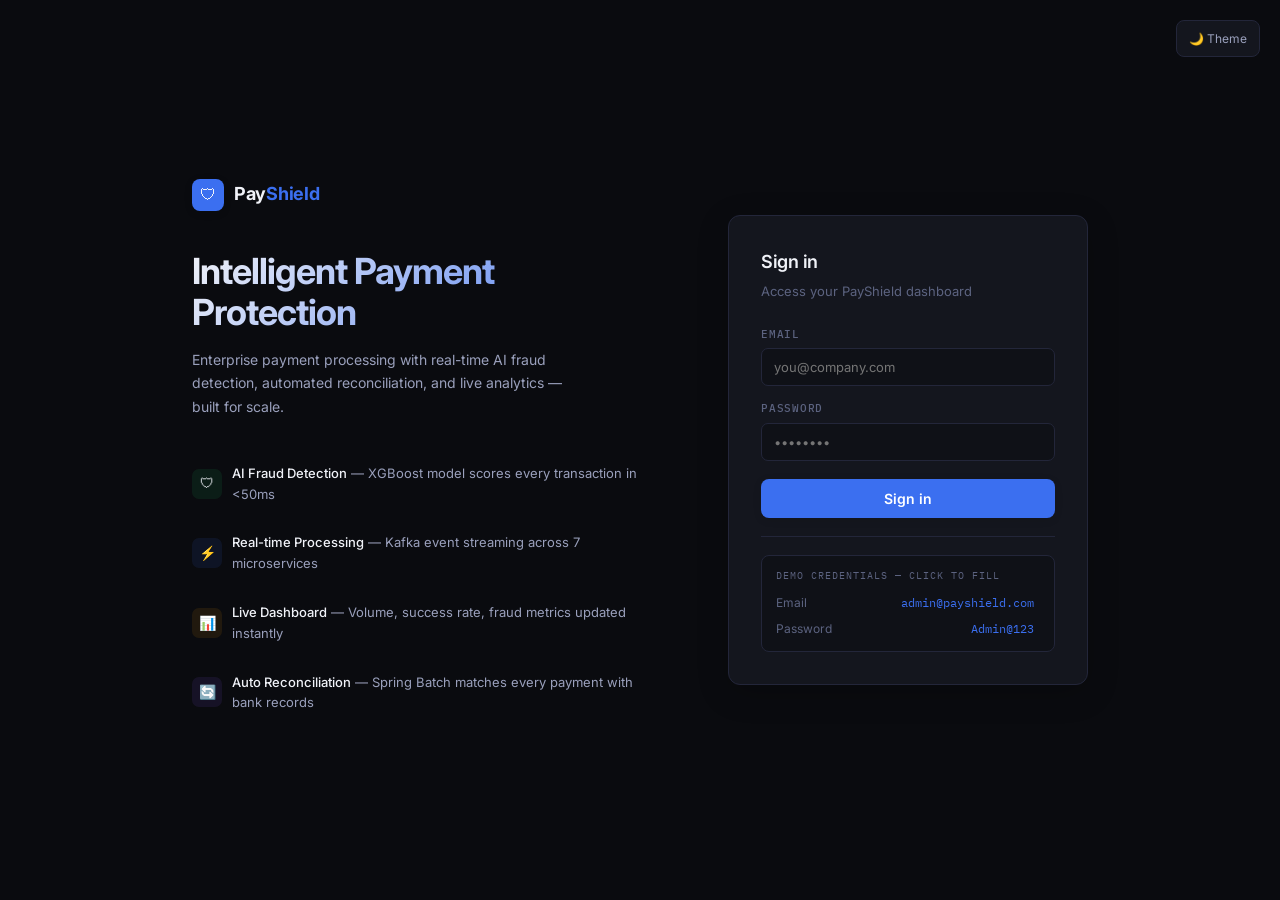
<file: frontend/index.html>
<!DOCTYPE html>
<html lang="en">
<head>
  <meta charset="UTF-8"/>
  <meta name="viewport" content="width=device-width, initial-scale=1.0"/>
  <title>PayShield — Sign In</title>
  <link rel="stylesheet" href="css/global.css"/>
  <style>
    body { 
      display: flex; 
      align-items: center; 
      justify-content: center; 
      min-height: 100vh; 
      background: var(--bg);
      transition: all var(--transition-normal);
    }

    .page { 
      display: flex; 
      width: 100%; 
      max-width: 960px; 
      padding: 32px; 
      gap: 64px; 
      align-items: center;
      animation: fadeIn 0.6s ease;
    }

    @keyframes fadeIn {
      from { opacity: 0; transform: translateY(20px); }
      to { opacity: 1; transform: translateY(0); }
    }

    /* Theme toggle for login page */
    .login-theme-toggle {
      position: fixed;
      top: 20px;
      right: 20px;
      background: var(--surface);
      border: 1px solid var(--border);
      border-radius: var(--radius);
      padding: 8px 12px;
      cursor: pointer;
      transition: all var(--transition-fast);
      font-size: 12px;
      color: var(--text2);
      z-index: 1000;
    }

    .login-theme-toggle:hover {
      background: var(--surface2);
      color: var(--text);
      transform: translateY(-1px);
      box-shadow: var(--shadow-md);
    }

    /* Left */
    .left { 
      flex: 1;
      animation: slideInLeft 0.8s ease;
    }

    @keyframes slideInLeft {
      from { opacity: 0; transform: translateX(-30px); }
      to { opacity: 1; transform: translateX(0); }
    }

    .brand { 
      display: flex; 
      align-items: center; 
      gap: 10px; 
      margin-bottom: 40px;
      transition: transform var(--transition-fast);
    }

    .brand:hover {
      transform: scale(1.02);
    }

    .brand-mark { 
      width: 32px; 
      height: 32px; 
      background: var(--accent); 
      border-radius: 8px; 
      display: flex; 
      align-items: center; 
      justify-content: center; 
      font-size: 16px;
      box-shadow: var(--shadow-sm);
      transition: all var(--transition-fast);
    }

    .brand:hover .brand-mark {
      box-shadow: var(--shadow-md);
      transform: rotate(5deg);
    }

    .brand-name { 
      font-size: 18px; 
      font-weight: 700; 
      letter-spacing: -0.3px; 
    }

    .brand-name span { 
      color: var(--accent); 
    }

    .left h1 { 
      font-size: 36px; 
      font-weight: 700; 
      letter-spacing: -1px; 
      line-height: 1.15; 
      margin-bottom: 14px; 
      color: var(--text);
      background: linear-gradient(135deg, var(--text), var(--accent));
      -webkit-background-clip: text;
      -webkit-text-fill-color: transparent;
      background-clip: text;
    }

    .left p { 
      font-size: 14px; 
      color: var(--text2); 
      line-height: 1.7; 
      margin-bottom: 36px; 
      max-width: 380px; 
    }

    .feat-list { 
      display: flex; 
      flex-direction: column; 
      gap: 12px; 
    }

    .feat { 
      display: flex; 
      align-items: center; 
      gap: 10px;
      padding: 8px 0;
      transition: all var(--transition-fast);
      border-radius: var(--radius);
    }

    .feat:hover {
      background: rgba(59, 111, 240, 0.05);
      padding-left: 8px;
      transform: translateX(4px);
    }

    .feat-icon { 
      width: 30px; 
      height: 30px; 
      border-radius: 7px; 
      display: flex; 
      align-items: center; 
      justify-content: center; 
      font-size: 14px; 
      flex-shrink: 0;
      transition: all var(--transition-fast);
    }

    .feat:hover .feat-icon {
      transform: scale(1.1);
    }

    .feat-icon.g  { background: rgba(34,197,94,.1); }
    .feat-icon.b  { background: rgba(59,111,240,.1); }
    .feat-icon.a  { background: rgba(245,158,11,.1); }
    .feat-icon.p  { background: rgba(139,92,246,.1); }

    .feat-text { 
      font-size: 13px; 
      color: var(--text2); 
    }

    .feat-text strong { 
      color: var(--text); 
      font-weight: 500; 
    }

    /* Right — login card */
    .card-login {
      width: 360px;
      background: var(--surface);
      border: 1px solid var(--border);
      border-radius: 12px;
      padding: 32px;
      flex-shrink: 0;
      box-shadow: var(--shadow-lg);
      transition: all var(--transition-fast);
      animation: slideInRight 0.8s ease;
    }

    @keyframes slideInRight {
      from { opacity: 0; transform: translateX(30px); }
      to { opacity: 1; transform: translateX(0); }
    }

    .card-login:hover {
      box-shadow: var(--shadow-lg);
      transform: translateY(-2px);
    }

    .card-login h2 { 
      font-size: 18px; 
      font-weight: 600; 
      letter-spacing: -0.3px; 
      margin-bottom: 4px; 
    }

    .card-login .sub { 
      font-size: 13px; 
      color: var(--text3); 
      margin-bottom: 24px; 
    }

    .field { 
      margin-bottom: 14px; 
    }

    .field label { 
      display: block; 
      font-size: 11px; 
      font-weight: 500; 
      color: var(--text3); 
      text-transform: uppercase; 
      letter-spacing: 0.07em; 
      font-family: var(--mono); 
      margin-bottom: 5px; 
    }

    .field input { 
      background: var(--bg2); 
      border: 1px solid var(--border); 
      border-radius: 7px; 
      padding: 10px 12px; 
      width: 100%; 
      color: var(--text); 
      font-size: 13px; 
      font-family: var(--font); 
      outline: none; 
      transition: all var(--transition-fast);
    }

    .field input:focus { 
      border-color: var(--accent);
      box-shadow: 0 0 0 3px rgba(59, 111, 240, 0.1);
      transform: translateY(-1px);
    }

    .field input:hover {
      border-color: var(--border2);
    }

    .btn-login { 
      width: 100%; 
      justify-content: center; 
      padding: 11px; 
      font-size: 14px; 
      font-weight: 600; 
      border-radius: 8px; 
      margin-top: 4px;
      position: relative;
      overflow: hidden;
    }

    .err { 
      background: rgba(239,68,68,.08); 
      border: 1px solid rgba(239,68,68,.2); 
      border-radius: 7px; 
      padding: 9px 12px; 
      font-size: 12px; 
      color: var(--red); 
      margin-top: 10px;
      animation: shake 0.5s ease;
    }

    @keyframes shake {
      0%, 100% { transform: translateX(0); }
      25% { transform: translateX(-5px); }
      75% { transform: translateX(5px); }
    }

    .divider { 
      border: none; 
      border-top: 1px solid var(--border); 
      margin: 18px 0; 
    }

    .demo-box { 
      background: var(--bg2); 
      border: 1px solid var(--border); 
      border-radius: 8px; 
      padding: 12px 14px;
      transition: all var(--transition-fast);
    }

    .demo-box:hover {
      border-color: var(--border2);
      background: var(--surface2);
    }

    .demo-label { 
      font-size: 10px; 
      font-family: var(--mono); 
      color: var(--text3); 
      text-transform: uppercase; 
      letter-spacing: 0.1em; 
      margin-bottom: 8px; 
    }

    .demo-row { 
      display: flex; 
      justify-content: space-between; 
      align-items: center; 
      margin-bottom: 5px; 
    }

    .demo-row:last-child { 
      margin-bottom: 0; 
    }

    .demo-key { 
      font-size: 12px; 
      color: var(--text3); 
    }

    .demo-val { 
      font-size: 12px; 
      font-family: var(--mono); 
      color: var(--accent); 
      cursor: pointer; 
      padding: 1px 6px; 
      border-radius: 4px; 
      transition: all var(--transition-fast);
    }

    .demo-val:hover { 
      background: rgba(59,111,240,.1);
      transform: scale(1.05);
    }

    .spinner { 
      width: 14px; 
      height: 14px; 
      border: 2px solid rgba(255,255,255,.25); 
      border-top-color: #fff; 
      border-radius: 50%; 
      animation: spin .6s linear infinite; 
    }

    @keyframes spin { 
      to { transform: rotate(360deg); } 
    }

    /* Responsive design for login */
    @media (max-width: 900px) {
      .page {
        flex-direction: column;
        gap: 32px;
        padding: 20px;
      }

      .left {
        text-align: center;
      }

      .left h1 {
        font-size: 28px;
      }

      .card-login {
        width: 100%;
        max-width: 400px;
      }

      .feat {
        justify-content: center;
      }
    }

    @media (max-width: 600px) {
      .page {
        padding: 16px;
      }

      .card-login {
        padding: 24px;
      }

      .left h1 {
        font-size: 24px;
      }

      .feat-list {
        display: none;
      }
    }
  </style>
</head>
<body>
<div class="login-theme-toggle" onclick="toggleTheme()" title="Toggle theme (Alt+T)">
  <span id="theme-icon">🌙</span> Theme
</div>

<div class="page">
  <!-- Left -->
  <div class="left">
    <div class="brand">
      <div class="brand-mark">🛡</div>
      <div class="brand-name">Pay<span>Shield</span></div>
    </div>

    <h1>Intelligent Payment Protection</h1>

    <p>Enterprise payment processing with real-time AI fraud detection, automated reconciliation, and live analytics — built for scale.</p>

    <div class="feat-list">
      <div class="feat">
        <div class="feat-icon g">🛡</div>
        <div class="feat-text"><strong>AI Fraud Detection</strong> — XGBoost model scores every transaction in &lt;50ms</div>
      </div>
      <div class="feat">
        <div class="feat-icon b">⚡</div>
        <div class="feat-text"><strong>Real-time Processing</strong> — Kafka event streaming across 7 microservices</div>
      </div>
      <div class="feat">
        <div class="feat-icon a">📊</div>
        <div class="feat-text"><strong>Live Dashboard</strong> — Volume, success rate, fraud metrics updated instantly</div>
      </div>
      <div class="feat">
        <div class="feat-icon p">🔄</div>
        <div class="feat-text"><strong>Auto Reconciliation</strong> — Spring Batch matches every payment with bank records</div>
      </div>
    </div>
  </div>

  <!-- Right -->
  <div class="card-login">
    <h2>Sign in</h2>
    <div class="sub">Access your PayShield dashboard</div>

    <div class="field">
      <label>Email</label>
      <input type="email" id="email" placeholder="you@company.com" autocomplete="email"/>
    </div>

    <div class="field">
      <label>Password</label>
      <input type="password" id="password" placeholder="••••••••" autocomplete="current-password"/>
    </div>

    <button class="btn btn-login" id="btn" onclick="login()">Sign in</button>
    <div id="err" class="err hidden"></div>

    <hr class="divider"/>

    <div class="demo-box">
      <div class="demo-label">Demo credentials — click to fill</div>
      <div class="demo-row">
        <span class="demo-key">Email</span>
        <span class="demo-val" onclick="fill()">admin@payshield.com</span>
      </div>
      <div class="demo-row">
        <span class="demo-key">Password</span>
        <span class="demo-val" onclick="fill()">Admin@123</span>
      </div>
    </div>
  </div>
</div>

<script src="js/utils.js"></script>
<script>
  // Initialize theme on page load
  initTheme();
  updateThemeIcon();

  if (isLoggedIn()) window.location.href = 'pages/overview.html';

  function updateThemeIcon() {
    const theme = getTheme();
    const icon = document.getElementById('theme-icon');
    if (icon) {
      icon.textContent = theme === 'light' ? '☀️' : theme === 'high-contrast' ? '🔆' : '🌙';
    }
  }

  // Override toggleTheme to update icon
  const originalToggleTheme = toggleTheme;
  toggleTheme = function() {
    originalToggleTheme();
    updateThemeIcon();
  };

  function fill() {
    document.getElementById('email').value    = 'admin@payshield.com';
    document.getElementById('password').value = 'Admin@123';
    
    // Add visual feedback
    const inputs = document.querySelectorAll('#email, #password');
    inputs.forEach(input => {
      input.style.background = 'rgba(34, 197, 94, 0.1)';
      setTimeout(() => {
        input.style.background = '';
      }, 1000);
    });
  }

  document.getElementById('password').addEventListener('keydown', e => { 
    if (e.key === 'Enter') login(); 
  });

  async function login() {
    const email = document.getElementById('email').value.trim();
    const pass  = document.getElementById('password').value;
    const btn   = document.getElementById('btn');
    const err   = document.getElementById('err');

    if (!email || !pass) { 
      showErr('Enter email and password'); 
      return; 
    }

    btn.disabled = true;
    btn.classList.add('loading');
    btn.innerHTML = '<div class="spinner"></div> Signing in…';
    err.classList.add('hidden');

    // Add loading animation to the card
    const card = document.querySelector('.card-login');
    card.style.opacity = '0.8';

    try {
      const res = await fetch(`${API}/api/auth/login`, {
        method: 'POST', 
        headers: { 'Content-Type': 'application/json' },
        body: JSON.stringify({ email, password: pass })
      });

      if (res.ok) {
        const data = await res.json();
        saveAuth(data.accessToken, data.user?.email || email, data.user?.merchantId || data.user?.id || '');
        
        // Success animation
        btn.innerHTML = '✓ Success! Redirecting...';
        btn.classList.remove('loading');
        btn.classList.add('success');
        
        setTimeout(() => {
          window.location.href = 'pages/overview.html';
        }, 1000);
        return;
      }

      // 401 = wrong credentials
      if (res.status === 401) {
        showErr('Wrong email or password');
        return;
      }

      throw new Error('server_error');

    } catch (e) {
      // Backend unreachable — allow demo credentials to bypass for portfolio demo
      if (email === 'admin@payshield.com' && pass === 'Admin@123') {
        saveAuth('demo-mode', email, '');
        
        btn.innerHTML = '✓ Demo mode activated!';
        btn.classList.remove('loading');
        btn.classList.add('success');
        
        setTimeout(() => {
          window.location.href = 'pages/overview.html';
        }, 1000);
        return;
      }
      
      showErr(e.message === 'server_error'
        ? 'Server error — try again'
        : 'Cannot reach server — start the backend or use demo credentials');
    }
  }

  function showErr(msg) {
    const err = document.getElementById('err');
    const btn = document.getElementById('btn');
    const card = document.querySelector('.card-login');
    
    err.textContent = msg;
    err.classList.remove('hidden');
    
    btn.disabled = false;
    btn.classList.remove('loading');
    btn.innerHTML = 'Sign in';
    
    card.style.opacity = '';
    
    // Shake animation for error
    card.style.animation = 'shake 0.5s ease';
    setTimeout(() => {
      card.style.animation = '';
    }, 500);
  }

  // Add keyboard shortcuts
  document.addEventListener('keydown', (e) => {
    if (e.altKey && e.key === 't') {
      e.preventDefault();
      toggleTheme();
    }
  });
</script>
</body>
</html>
</file>
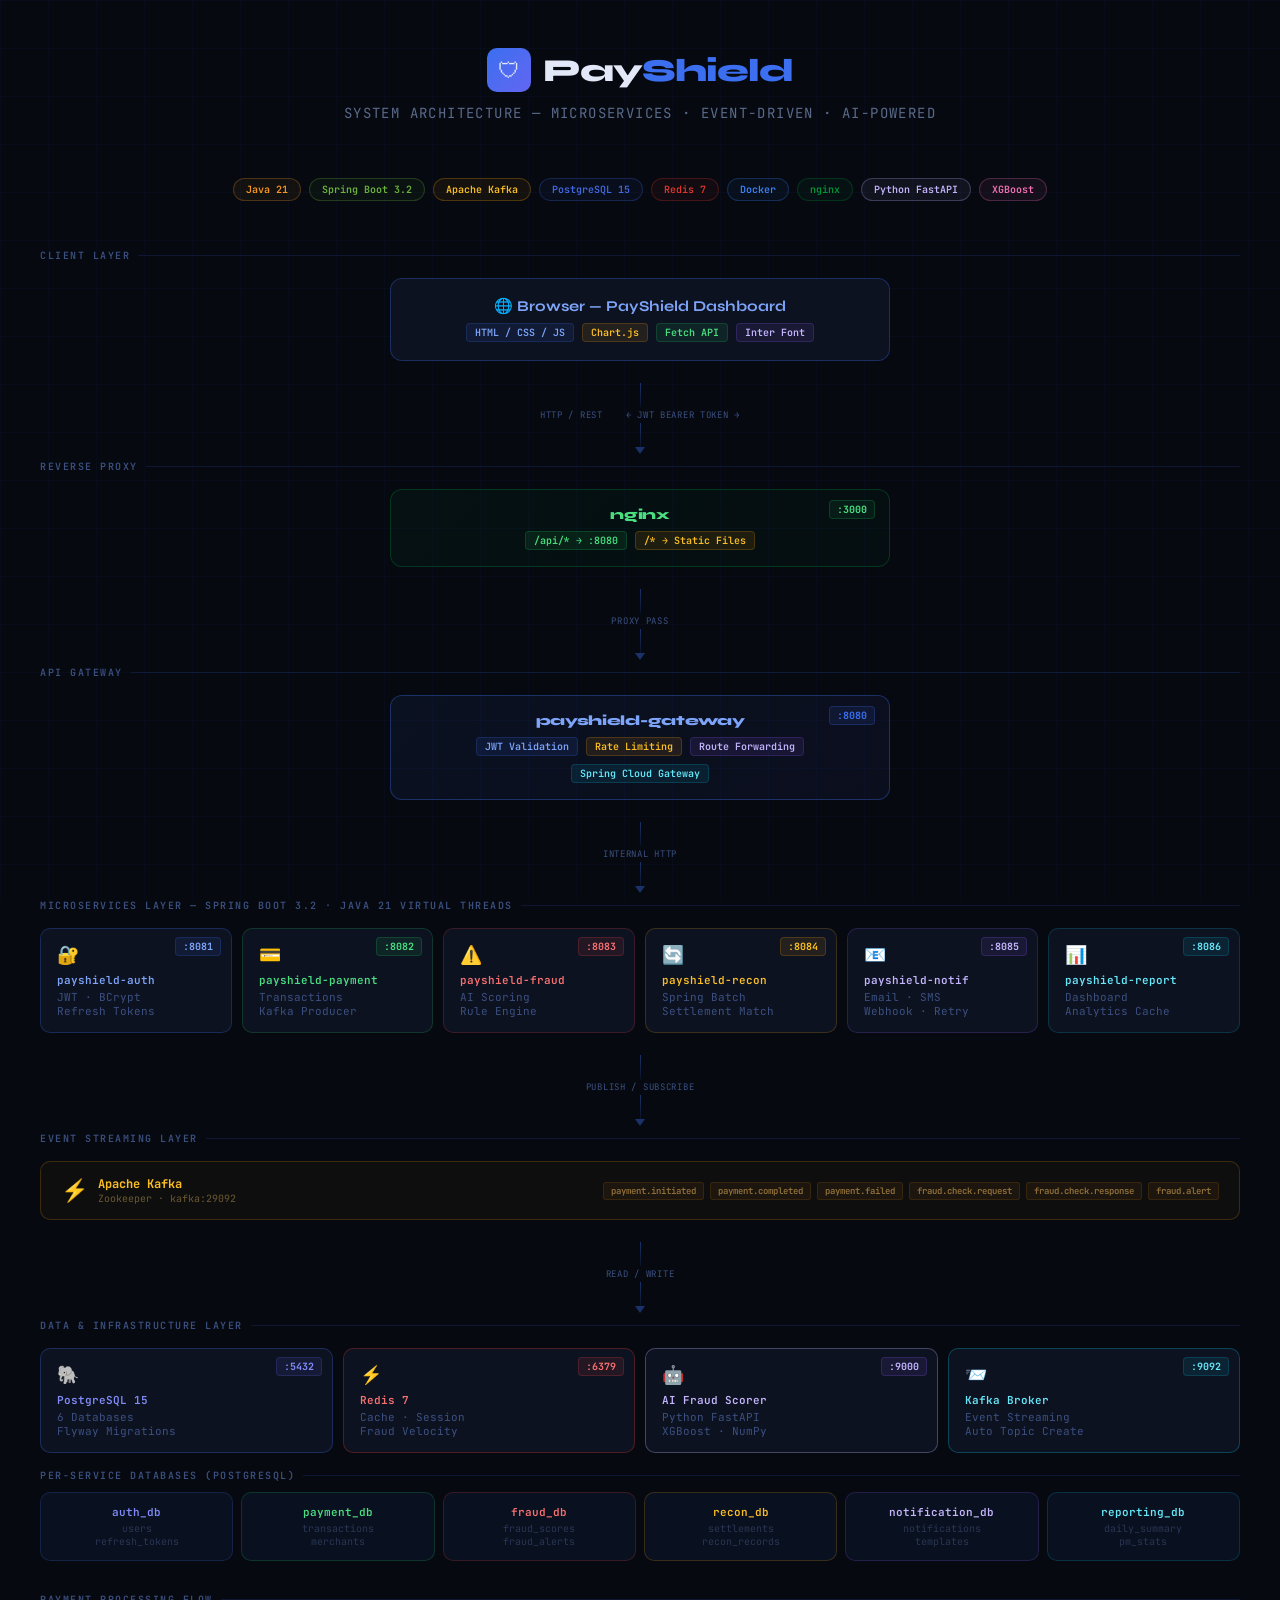
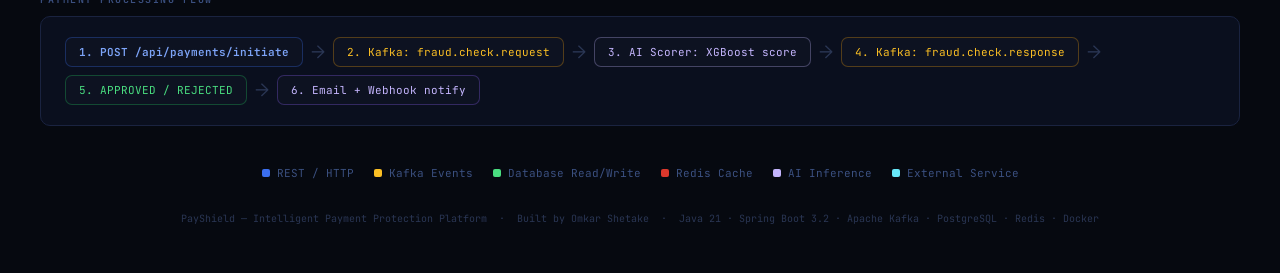
<file: payshield-architecture.html>
<!DOCTYPE html>
<html lang="en">
<head>
<meta charset="UTF-8"/>
<meta name="viewport" content="width=device-width, initial-scale=1.0"/>
<title>PayShield — Architecture Diagram</title>
<link href="https://fonts.googleapis.com/css2?family=JetBrains+Mono:wght@400;500;600;700&family=Syne:wght@700;800&family=DM+Sans:wght@400;500;600&display=swap" rel="stylesheet"/>
<style>
* { box-sizing: border-box; margin: 0; padding: 0; }

body {
  background: #060910;
  font-family: 'DM Sans', sans-serif;
  color: #e2e8f7;
  min-height: 100vh;
  padding: 48px 40px;
}

/* ── Grid background ── */
body::before {
  content: '';
  position: fixed; inset: 0;
  background-image:
    linear-gradient(rgba(59,111,240,.04) 1px, transparent 1px),
    linear-gradient(90deg, rgba(59,111,240,.04) 1px, transparent 1px);
  background-size: 48px 48px;
  pointer-events: none;
  z-index: 0;
}

.wrap { position: relative; z-index: 1; max-width: 1200px; margin: 0 auto; }

/* ── Header ── */
.header {
  text-align: center;
  margin-bottom: 56px;
}

.logo-row {
  display: flex;
  align-items: center;
  justify-content: center;
  gap: 12px;
  margin-bottom: 12px;
}

.logo-badge {
  width: 44px; height: 44px;
  background: linear-gradient(135deg, #3b6ff0, #6366f1);
  border-radius: 10px;
  display: flex; align-items: center; justify-content: center;
  font-size: 22px;
}

.logo-name {
  font-family: 'Syne', sans-serif;
  font-size: 32px;
  font-weight: 800;
  letter-spacing: -1px;
}

.logo-name span { color: #3b6ff0; }

.header-sub {
  font-size: 14px;
  color: #5a6a8a;
  font-family: 'JetBrains Mono', monospace;
  letter-spacing: 0.1em;
  text-transform: uppercase;
}

/* ── Layer labels ── */
.layer-label {
  font-family: 'JetBrains Mono', monospace;
  font-size: 10px;
  font-weight: 600;
  text-transform: uppercase;
  letter-spacing: 0.15em;
  color: #3b5080;
  margin-bottom: 10px;
  display: flex;
  align-items: center;
  gap: 8px;
}

.layer-label::after {
  content: '';
  flex: 1;
  height: 1px;
  background: rgba(59,111,240,.15);
}

/* ── Boxes ── */
.box {
  background: #0d1221;
  border: 1px solid #1a2340;
  border-radius: 10px;
  padding: 14px 16px;
  position: relative;
  transition: border-color .2s, transform .2s;
}

.box:hover { border-color: #2a3a6a; transform: translateY(-2px); }

.box-title {
  font-family: 'JetBrains Mono', monospace;
  font-size: 11px;
  font-weight: 600;
  color: #e2e8f7;
  margin-bottom: 3px;
}

.box-sub {
  font-size: 11px;
  color: #3b5080;
  font-family: 'JetBrains Mono', monospace;
}

.box-port {
  position: absolute;
  top: 8px; right: 10px;
  font-family: 'JetBrains Mono', monospace;
  font-size: 10px;
  font-weight: 700;
  padding: 2px 7px;
  border-radius: 4px;
  background: rgba(59,111,240,.1);
  color: #3b6ff0;
  border: 1px solid rgba(59,111,240,.2);
}

.box-icon {
  font-size: 18px;
  margin-bottom: 6px;
  display: block;
}

/* Color variants */
.box.blue   { border-color: rgba(59,111,240,.25); }
.box.green  { border-color: rgba(34,197,94,.2); }
.box.red    { border-color: rgba(239,68,68,.2); }
.box.amber  { border-color: rgba(245,158,11,.2); }
.box.purple { border-color: rgba(139,92,246,.2); }
.box.cyan   { border-color: rgba(6,182,212,.2); }
.box.teal   { border-color: rgba(20,184,166,.2); }

.box.blue   .box-title { color: #7da4f8; }
.box.green  .box-title { color: #4ade80; }
.box.red    .box-title { color: #f87171; }
.box.amber  .box-title { color: #fbbf24; }
.box.purple .box-title { color: #c4b5fd; }
.box.cyan   .box-title { color: #67e8f9; }
.box.teal   .box-title { color: #5eead4; }

.box.blue   .box-port { color: #7da4f8; background: rgba(59,111,240,.1); border-color: rgba(59,111,240,.2); }
.box.green  .box-port { color: #4ade80; background: rgba(34,197,94,.1);  border-color: rgba(34,197,94,.2); }
.box.amber  .box-port { color: #fbbf24; background: rgba(245,158,11,.1); border-color: rgba(245,158,11,.2); }
.box.purple .box-port { color: #c4b5fd; background: rgba(139,92,246,.1); border-color: rgba(139,92,246,.2); }
.box.cyan   .box-port { color: #67e8f9; background: rgba(6,182,212,.1);  border-color: rgba(6,182,212,.2); }
.box.red    .box-port { color: #f87171; background: rgba(239,68,68,.1);  border-color: rgba(239,68,68,.2); }

/* ── LAYERS ── */

/* Layer 0 — Browser */
.layer-browser {
  display: flex;
  justify-content: center;
  margin-bottom: 0;
}

.browser-box {
  background: #0d1221;
  border: 1px solid rgba(59,111,240,.3);
  border-radius: 12px;
  padding: 18px 40px;
  text-align: center;
  width: 100%;
  max-width: 500px;
}

.browser-title {
  font-family: 'Syne', sans-serif;
  font-size: 15px;
  font-weight: 700;
  color: #7da4f8;
  margin-bottom: 4px;
}

.browser-tags {
  display: flex;
  gap: 8px;
  justify-content: center;
  flex-wrap: wrap;
  margin-top: 8px;
}

.tag {
  font-family: 'JetBrains Mono', monospace;
  font-size: 10px;
  font-weight: 600;
  padding: 2px 8px;
  border-radius: 4px;
}

.tag.blue   { background: rgba(59,111,240,.1);  color: #7da4f8; border: 1px solid rgba(59,111,240,.2); }
.tag.green  { background: rgba(34,197,94,.1);   color: #4ade80; border: 1px solid rgba(34,197,94,.2); }
.tag.amber  { background: rgba(245,158,11,.1);  color: #fbbf24; border: 1px solid rgba(245,158,11,.2); }
.tag.purple { background: rgba(139,92,246,.1);  color: #c4b5fd; border: 1px solid rgba(139,92,246,.2); }
.tag.red    { background: rgba(239,68,68,.1);   color: #f87171; border: 1px solid rgba(239,68,68,.2); }
.tag.cyan   { background: rgba(6,182,212,.1);   color: #67e8f9; border: 1px solid rgba(6,182,212,.2); }

/* ── Arrow ── */
.arrow-down {
  display: flex;
  flex-direction: column;
  align-items: center;
  margin: 0 auto;
  padding: 6px 0;
  gap: 0;
}

.arrow-line {
  width: 1px;
  height: 24px;
  background: linear-gradient(to bottom, rgba(59,111,240,.4), rgba(59,111,240,.1));
}

.arrow-head {
  width: 0; height: 0;
  border-left: 5px solid transparent;
  border-right: 5px solid transparent;
  border-top: 7px solid rgba(59,111,240,.4);
}

.arrow-label {
  font-family: 'JetBrains Mono', monospace;
  font-size: 9px;
  color: #3b5080;
  letter-spacing: 0.08em;
  text-transform: uppercase;
  margin: 2px 0;
}

/* Gateway layer */
.layer-gateway {
  display: flex;
  justify-content: center;
  margin-bottom: 0;
}

.gateway-box {
  background: linear-gradient(135deg, rgba(59,111,240,.08), rgba(99,102,241,.06));
  border: 1px solid rgba(59,111,240,.35);
  border-radius: 12px;
  padding: 16px 32px;
  text-align: center;
  width: 100%;
  max-width: 500px;
  position: relative;
}

.gateway-title {
  font-family: 'Syne', sans-serif;
  font-size: 14px;
  font-weight: 800;
  color: #7da4f8;
  letter-spacing: -0.3px;
}

.gateway-port {
  position: absolute;
  top: 10px; right: 14px;
  font-family: 'JetBrains Mono', monospace;
  font-size: 10px;
  font-weight: 700;
  color: #3b6ff0;
  background: rgba(59,111,240,.1);
  border: 1px solid rgba(59,111,240,.25);
  padding: 2px 7px;
  border-radius: 4px;
}

.gateway-routes {
  display: flex;
  gap: 8px;
  justify-content: center;
  margin-top: 8px;
  flex-wrap: wrap;
}

/* Services grid */
.services-grid {
  display: grid;
  grid-template-columns: repeat(6, 1fr);
  gap: 10px;
  margin-bottom: 0;
}

/* Infrastructure row */
.infra-grid {
  display: grid;
  grid-template-columns: repeat(4, 1fr);
  gap: 10px;
  margin-bottom: 0;
}

/* Kafka bus */
.kafka-bus {
  background: rgba(245,158,11,.04);
  border: 1px solid rgba(245,158,11,.2);
  border-radius: 10px;
  padding: 14px 20px;
  display: flex;
  align-items: center;
  justify-content: space-between;
  gap: 12px;
  margin-bottom: 0;
}

.kafka-label {
  font-family: 'JetBrains Mono', monospace;
  font-size: 12px;
  font-weight: 700;
  color: #fbbf24;
  white-space: nowrap;
}

.kafka-topics {
  display: flex;
  gap: 6px;
  flex-wrap: wrap;
}

.kafka-topic {
  font-family: 'JetBrains Mono', monospace;
  font-size: 9px;
  font-weight: 600;
  color: #92723a;
  background: rgba(245,158,11,.06);
  border: 1px solid rgba(245,158,11,.12);
  padding: 2px 7px;
  border-radius: 3px;
}

/* External services */
.external-grid {
  display: grid;
  grid-template-columns: repeat(3, 1fr);
  gap: 10px;
}

.external-box {
  background: #09101f;
  border: 1px dashed #1a2340;
  border-radius: 10px;
  padding: 12px 14px;
  text-align: center;
}

.external-box .box-title {
  font-size: 11px;
  color: #3b5080;
  margin-bottom: 3px;
}

.external-box .box-sub {
  font-size: 10px;
  color: #2a3654;
}

/* ── Legend ── */
.legend {
  display: flex;
  gap: 20px;
  margin-top: 40px;
  justify-content: center;
  flex-wrap: wrap;
}

.legend-item {
  display: flex;
  align-items: center;
  gap: 7px;
  font-size: 11px;
  color: #3b5080;
  font-family: 'JetBrains Mono', monospace;
}

.legend-dot {
  width: 8px; height: 8px;
  border-radius: 2px;
}

/* ── Tech pills row ── */
.tech-row {
  display: flex;
  flex-wrap: wrap;
  gap: 8px;
  justify-content: center;
  margin-bottom: 48px;
}

.tech-pill {
  font-family: 'JetBrains Mono', monospace;
  font-size: 10px;
  font-weight: 600;
  padding: 4px 12px;
  border-radius: 20px;
  border: 1px solid;
}

/* Section spacer */
.section { margin: 16px 0; }
</style>
</head>
<body>
<div class="wrap">

  <!-- Header -->
  <div class="header">
    <div class="logo-row">
      <div class="logo-badge">🛡</div>
      <div class="logo-name">Pay<span>Shield</span></div>
    </div>
    <div class="header-sub">System Architecture — Microservices · Event-Driven · AI-Powered</div>
  </div>

  <!-- Tech pills -->
  <div class="tech-row">
    <span class="tech-pill" style="color:#f89820;border-color:rgba(248,152,32,.25);background:rgba(248,152,32,.06)">Java 21</span>
    <span class="tech-pill" style="color:#6db33f;border-color:rgba(109,179,63,.25);background:rgba(109,179,63,.06)">Spring Boot 3.2</span>
    <span class="tech-pill" style="color:#fbbf24;border-color:rgba(245,158,11,.25);background:rgba(245,158,11,.06)">Apache Kafka</span>
    <span class="tech-pill" style="color:#4169e1;border-color:rgba(65,105,225,.25);background:rgba(65,105,225,.06)">PostgreSQL 15</span>
    <span class="tech-pill" style="color:#dc382c;border-color:rgba(220,56,44,.25);background:rgba(220,56,44,.06)">Redis 7</span>
    <span class="tech-pill" style="color:#3b82f6;border-color:rgba(59,130,246,.25);background:rgba(59,130,246,.06)">Docker</span>
    <span class="tech-pill" style="color:#009639;border-color:rgba(0,150,57,.25);background:rgba(0,150,57,.06)">nginx</span>
    <span class="tech-pill" style="color:#c4b5fd;border-color:rgba(196,181,253,.25);background:rgba(196,181,253,.06)">Python FastAPI</span>
    <span class="tech-pill" style="color:#f472b6;border-color:rgba(244,114,182,.25);background:rgba(244,114,182,.06)">XGBoost</span>
  </div>

  <!-- ── Layer 1: Browser ── -->
  <div class="layer-label">Client Layer</div>
  <div class="section layer-browser">
    <div class="browser-box">
      <div class="browser-title">🌐 Browser — PayShield Dashboard</div>
      <div class="browser-tags">
        <span class="tag blue">HTML / CSS / JS</span>
        <span class="tag amber">Chart.js</span>
        <span class="tag green">Fetch API</span>
        <span class="tag purple">Inter Font</span>
      </div>
    </div>
  </div>

  <!-- Arrow -->
  <div class="arrow-down" style="width:100%">
    <div class="arrow-line"></div>
    <div class="arrow-label">HTTP / REST &nbsp;&nbsp; ← JWT Bearer Token →</div>
    <div class="arrow-line"></div>
    <div class="arrow-head"></div>
  </div>

  <!-- ── Layer 2: nginx ── -->
  <div class="layer-label">Reverse Proxy</div>
  <div class="section layer-gateway">
    <div class="gateway-box" style="background:linear-gradient(135deg,rgba(0,150,57,.06),rgba(0,150,57,.04));border-color:rgba(0,150,57,.3)">
      <div class="gateway-port" style="color:#4ade80;background:rgba(34,197,94,.08);border-color:rgba(34,197,94,.2)">:3000</div>
      <div class="gateway-title" style="color:#4ade80">nginx</div>
      <div class="gateway-routes">
        <span class="tag green">/api/* → :8080</span>
        <span class="tag amber">/* → Static Files</span>
      </div>
    </div>
  </div>

  <!-- Arrow -->
  <div class="arrow-down">
    <div class="arrow-line"></div>
    <div class="arrow-label">Proxy Pass</div>
    <div class="arrow-line"></div>
    <div class="arrow-head"></div>
  </div>

  <!-- ── Layer 3: API Gateway ── -->
  <div class="layer-label">API Gateway</div>
  <div class="section layer-gateway">
    <div class="gateway-box">
      <div class="gateway-port">:8080</div>
      <div class="gateway-title">payshield-gateway</div>
      <div class="gateway-routes">
        <span class="tag blue">JWT Validation</span>
        <span class="tag amber">Rate Limiting</span>
        <span class="tag purple">Route Forwarding</span>
        <span class="tag cyan">Spring Cloud Gateway</span>
      </div>
    </div>
  </div>

  <!-- Arrow -->
  <div class="arrow-down">
    <div class="arrow-line"></div>
    <div class="arrow-label">Internal HTTP</div>
    <div class="arrow-line"></div>
    <div class="arrow-head"></div>
  </div>

  <!-- ── Layer 4: Microservices ── -->
  <div class="layer-label">Microservices Layer — Spring Boot 3.2 · Java 21 Virtual Threads</div>
  <div class="section services-grid">

    <div class="box blue">
      <span class="box-port">:8081</span>
      <span class="box-icon">🔐</span>
      <div class="box-title">payshield-auth</div>
      <div class="box-sub">JWT · BCrypt<br/>Refresh Tokens</div>
    </div>

    <div class="box green">
      <span class="box-port">:8082</span>
      <span class="box-icon">💳</span>
      <div class="box-title">payshield-payment</div>
      <div class="box-sub">Transactions<br/>Kafka Producer</div>
    </div>

    <div class="box red">
      <span class="box-port">:8083</span>
      <span class="box-icon">⚠️</span>
      <div class="box-title">payshield-fraud</div>
      <div class="box-sub">AI Scoring<br/>Rule Engine</div>
    </div>

    <div class="box amber">
      <span class="box-port">:8084</span>
      <span class="box-icon">🔄</span>
      <div class="box-title">payshield-recon</div>
      <div class="box-sub">Spring Batch<br/>Settlement Match</div>
    </div>

    <div class="box purple">
      <span class="box-port">:8085</span>
      <span class="box-icon">📧</span>
      <div class="box-title">payshield-notif</div>
      <div class="box-sub">Email · SMS<br/>Webhook · Retry</div>
    </div>

    <div class="box cyan">
      <span class="box-port">:8086</span>
      <span class="box-icon">📊</span>
      <div class="box-title">payshield-report</div>
      <div class="box-sub">Dashboard<br/>Analytics Cache</div>
    </div>

  </div>

  <!-- Arrow to Kafka -->
  <div class="arrow-down">
    <div class="arrow-line"></div>
    <div class="arrow-label">Publish / Subscribe</div>
    <div class="arrow-line"></div>
    <div class="arrow-head"></div>
  </div>

  <!-- ── Layer 5: Kafka ── -->
  <div class="layer-label">Event Streaming Layer</div>
  <div class="section kafka-bus">
    <div style="display:flex;align-items:center;gap:10px;flex-shrink:0">
      <span style="font-size:22px">⚡</span>
      <div>
        <div class="kafka-label">Apache Kafka</div>
        <div style="font-family:'JetBrains Mono',monospace;font-size:10px;color:#6b5a30">Zookeeper · kafka:29092</div>
      </div>
    </div>
    <div class="kafka-topics">
      <span class="kafka-topic">payment.initiated</span>
      <span class="kafka-topic">payment.completed</span>
      <span class="kafka-topic">payment.failed</span>
      <span class="kafka-topic">fraud.check.request</span>
      <span class="kafka-topic">fraud.check.response</span>
      <span class="kafka-topic">fraud.alert</span>
    </div>
  </div>

  <!-- Arrow to infra -->
  <div class="arrow-down">
    <div class="arrow-line"></div>
    <div class="arrow-label">Read / Write</div>
    <div class="arrow-line"></div>
    <div class="arrow-head"></div>
  </div>

  <!-- ── Layer 6: Infrastructure ── -->
  <div class="layer-label">Data & Infrastructure Layer</div>
  <div class="section infra-grid">

    <div class="box" style="border-color:rgba(65,105,225,.3)">
      <span class="box-port" style="color:#818cf8;background:rgba(99,102,241,.1);border-color:rgba(99,102,241,.2)">:5432</span>
      <span class="box-icon">🐘</span>
      <div class="box-title" style="color:#818cf8">PostgreSQL 15</div>
      <div class="box-sub">6 Databases<br/>Flyway Migrations</div>
    </div>

    <div class="box" style="border-color:rgba(220,56,44,.3)">
      <span class="box-port" style="color:#f87171;background:rgba(239,68,68,.1);border-color:rgba(239,68,68,.2)">:6379</span>
      <span class="box-icon">⚡</span>
      <div class="box-title" style="color:#f87171">Redis 7</div>
      <div class="box-sub">Cache · Session<br/>Fraud Velocity</div>
    </div>

    <div class="box" style="border-color:rgba(196,181,253,.3)">
      <span class="box-port" style="color:#c4b5fd;background:rgba(139,92,246,.1);border-color:rgba(139,92,246,.2)">:9000</span>
      <span class="box-icon">🤖</span>
      <div class="box-title" style="color:#c4b5fd">AI Fraud Scorer</div>
      <div class="box-sub">Python FastAPI<br/>XGBoost · NumPy</div>
    </div>

    <div class="box" style="border-color:rgba(6,182,212,.3)">
      <span class="box-port" style="color:#67e8f9;background:rgba(6,182,212,.1);border-color:rgba(6,182,212,.2)">:9092</span>
      <span class="box-icon">📨</span>
      <div class="box-title" style="color:#67e8f9">Kafka Broker</div>
      <div class="box-sub">Event Streaming<br/>Auto Topic Create</div>
    </div>

  </div>

  <!-- ── DB Details ── -->
  <div class="section" style="margin-top:16px">
    <div class="layer-label">Per-Service Databases (PostgreSQL)</div>
    <div style="display:grid;grid-template-columns:repeat(6,1fr);gap:8px">
      <div class="external-box" style="border-style:solid;border-color:rgba(65,105,225,.2)">
        <div class="box-title" style="color:#818cf8">auth_db</div>
        <div class="box-sub">users<br/>refresh_tokens</div>
      </div>
      <div class="external-box" style="border-style:solid;border-color:rgba(34,197,94,.2)">
        <div class="box-title" style="color:#4ade80">payment_db</div>
        <div class="box-sub">transactions<br/>merchants</div>
      </div>
      <div class="external-box" style="border-style:solid;border-color:rgba(239,68,68,.2)">
        <div class="box-title" style="color:#f87171">fraud_db</div>
        <div class="box-sub">fraud_scores<br/>fraud_alerts</div>
      </div>
      <div class="external-box" style="border-style:solid;border-color:rgba(245,158,11,.2)">
        <div class="box-title" style="color:#fbbf24">recon_db</div>
        <div class="box-sub">settlements<br/>recon_records</div>
      </div>
      <div class="external-box" style="border-style:solid;border-color:rgba(139,92,246,.2)">
        <div class="box-title" style="color:#c4b5fd">notification_db</div>
        <div class="box-sub">notifications<br/>templates</div>
      </div>
      <div class="external-box" style="border-style:solid;border-color:rgba(6,182,212,.2)">
        <div class="box-title" style="color:#67e8f9">reporting_db</div>
        <div class="box-sub">daily_summary<br/>pm_stats</div>
      </div>
    </div>
  </div>

  <!-- ── Payment Flow ── -->
  <div class="section" style="margin-top:32px">
    <div class="layer-label">Payment Processing Flow</div>
    <div style="background:#0a0f1e;border:1px solid #1a2340;border-radius:10px;padding:20px 24px">
      <div style="display:flex;align-items:center;gap:8px;flex-wrap:wrap">

        <div style="background:#0d1221;border:1px solid rgba(59,111,240,.3);border-radius:7px;padding:7px 13px;font-family:'JetBrains Mono',monospace;font-size:11px;font-weight:600;color:#7da4f8">
          1. POST /api/payments/initiate
        </div>

        <span style="color:#2a3654;font-size:18px">→</span>

        <div style="background:#0d1221;border:1px solid rgba(245,158,11,.3);border-radius:7px;padding:7px 13px;font-family:'JetBrains Mono',monospace;font-size:11px;color:#fbbf24">
          2. Kafka: fraud.check.request
        </div>

        <span style="color:#2a3654;font-size:18px">→</span>

        <div style="background:#0d1221;border:1px solid rgba(196,181,253,.3);border-radius:7px;padding:7px 13px;font-family:'JetBrains Mono',monospace;font-size:11px;color:#c4b5fd">
          3. AI Scorer: XGBoost score
        </div>

        <span style="color:#2a3654;font-size:18px">→</span>

        <div style="background:#0d1221;border:1px solid rgba(245,158,11,.3);border-radius:7px;padding:7px 13px;font-family:'JetBrains Mono',monospace;font-size:11px;color:#fbbf24">
          4. Kafka: fraud.check.response
        </div>

        <span style="color:#2a3654;font-size:18px">→</span>

        <div style="background:#0d1221;border:1px solid rgba(34,197,94,.3);border-radius:7px;padding:7px 13px;font-family:'JetBrains Mono',monospace;font-size:11px;color:#4ade80">
          5. APPROVED / REJECTED
        </div>

        <span style="color:#2a3654;font-size:18px">→</span>

        <div style="background:#0d1221;border:1px solid rgba(139,92,246,.3);border-radius:7px;padding:7px 13px;font-family:'JetBrains Mono',monospace;font-size:11px;color:#c4b5fd">
          6. Email + Webhook notify
        </div>

      </div>
    </div>
  </div>

  <!-- Legend -->
  <div class="legend">
    <div class="legend-item"><div class="legend-dot" style="background:#3b6ff0"></div>REST / HTTP</div>
    <div class="legend-item"><div class="legend-dot" style="background:#fbbf24"></div>Kafka Events</div>
    <div class="legend-item"><div class="legend-dot" style="background:#4ade80"></div>Database Read/Write</div>
    <div class="legend-item"><div class="legend-dot" style="background:#dc382c"></div>Redis Cache</div>
    <div class="legend-item"><div class="legend-dot" style="background:#c4b5fd"></div>AI Inference</div>
    <div class="legend-item"><div class="legend-dot" style="background:#67e8f9"></div>External Service</div>
  </div>

  <!-- Footer -->
  <div style="text-align:center;margin-top:32px;font-family:'JetBrains Mono',monospace;font-size:10px;color:#2a3654">
    PayShield — Intelligent Payment Protection Platform &nbsp;·&nbsp; Built by Omkar Shetake &nbsp;·&nbsp; Java 21 · Spring Boot 3.2 · Apache Kafka · PostgreSQL · Redis · Docker
  </div>

</div>
</body>
</html>
</file>
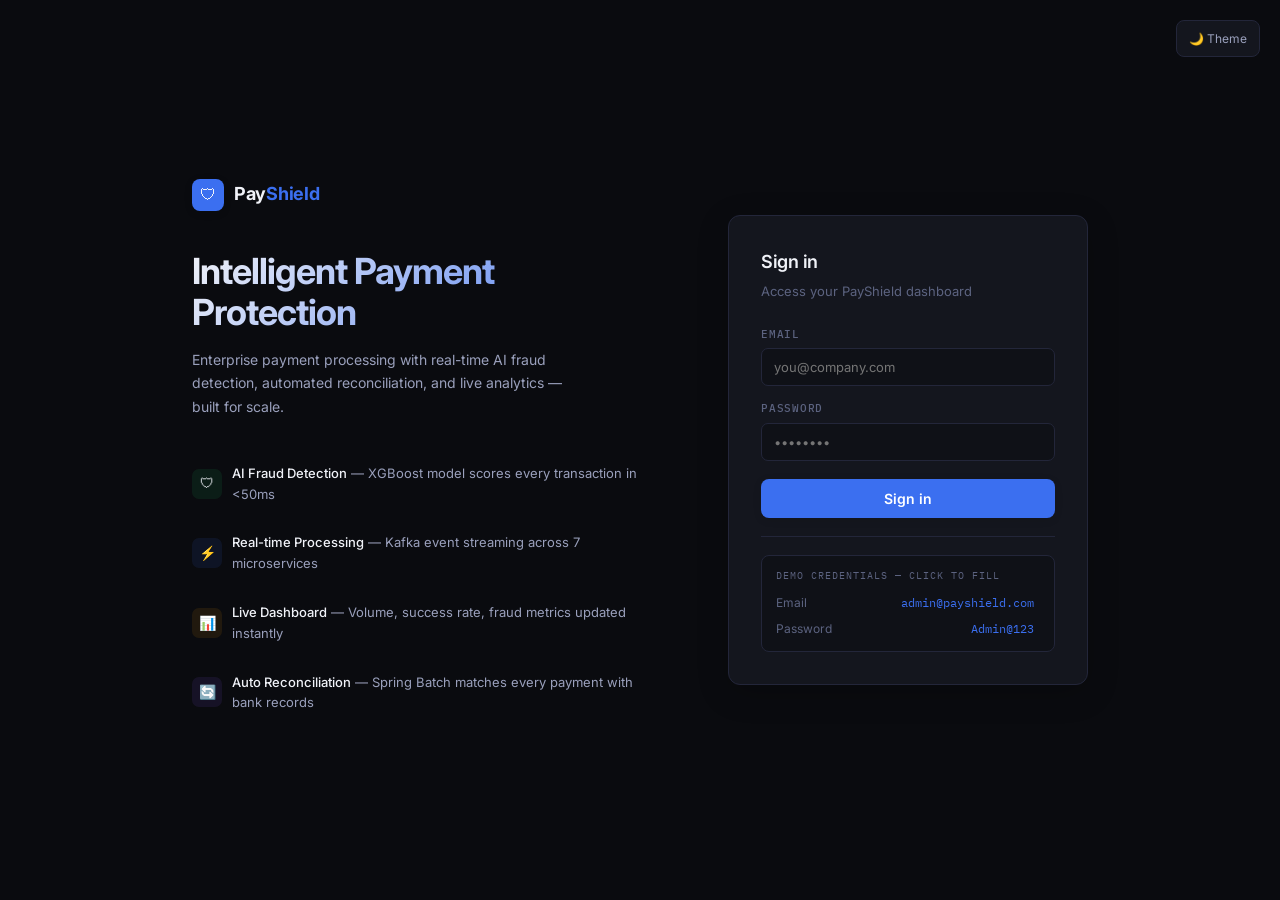
<file: frontend/pages/notifications.html>
<!DOCTYPE html>
<html lang="en">
<head>
  <meta charset="UTF-8"/><meta name="viewport" content="width=device-width, initial-scale=1.0"/>
  <title>PayShield — Notifications</title>
  <link rel="stylesheet" href="../css/global.css"/>
  <style>
    .tabs { display:flex; gap:2px; background:var(--surface2); border-radius:7px; padding:3px; margin-bottom:16px; border:1px solid var(--border); width:fit-content; }
    .tab  { padding:6px 16px; border-radius:5px; font-size:12px; font-weight:500; cursor:pointer; color:var(--text3); transition:all .12s; position:relative; }
    .tab.active { background:var(--surface); color:var(--text); }
    .tab-badge { position:absolute; top:-4px; right:-4px; background:var(--red); color:#fff; font-size:9px; font-weight:700; font-family:var(--mono); padding:1px 4px; border-radius:8px; min-width:14px; text-align:center; }
    .notif-item { display:flex; align-items:flex-start; gap:12px; padding:14px 12px; border-bottom:1px solid rgba(35,38,58,.5); cursor:pointer; border-radius:6px; transition:background .1s; }
    .notif-item:last-child { border-bottom:none; }
    .notif-item:hover { background:rgba(255,255,255,.02); }
    .notif-item.unread { background:rgba(59,111,240,.04); }
    .n-icon { width:38px; height:38px; border-radius:9px; display:flex; align-items:center; justify-content:center; font-size:17px; flex-shrink:0; }
    .n-icon.ok   { background:rgba(34,197,94,.1); }
    .n-icon.err  { background:rgba(239,68,68,.1); }
    .n-icon.warn { background:rgba(245,158,11,.1); }
    .n-icon.info { background:rgba(59,111,240,.1); }
    .n-title { font-size:13px; font-weight:500; margin-bottom:3px; }
    .n-msg   { font-size:12px; color:var(--text2); line-height:1.5; }
    .n-time  { font-size:11px; color:var(--text3); font-family:var(--mono); margin-top:4px; }
    .n-dot   { width:7px; height:7px; border-radius:50%; background:var(--accent); flex-shrink:0; margin-top:5px; }
    .n-right { display:flex; flex-direction:column; align-items:flex-end; gap:6px; flex-shrink:0; }
  </style>
</head>
<body>
<div class="shell">
  <aside class="sidebar" id="sidebar"></aside>
  <main class="main">
    <div class="topbar">
      <div><div class="topbar-title">Notifications</div><div class="topbar-sub">PayShield / Alerts & Events</div></div>
      <div class="topbar-right">
        <span class="last-updated" id="upd-time"></span>
        <button class="btn ghost sm" onclick="markAll()">✓ Mark all read</button>
        <div id="ring-wrap"></div>
      </div>
    </div>

    <div class="content">
      <div class="kpi-grid-3 mb2">
        <div class="kpi">
          <div class="kpi-top"><div class="kpi-label">Total Today</div><div class="kpi-icon blue">🔔</div></div>
          <div class="kpi-val blue" id="n-tot">—</div>
          <div class="kpi-sub">All notifications</div>
        </div>
        <div class="kpi">
          <div class="kpi-top"><div class="kpi-label">Unread</div><div class="kpi-icon red">📬</div></div>
          <div class="kpi-val red" id="n-unread">—</div>
          <div class="kpi-sub">Pending review</div>
        </div>
        <div class="kpi">
          <div class="kpi-top"><div class="kpi-label">Fraud Alerts</div><div class="kpi-icon amber">⚠</div></div>
          <div class="kpi-val amber" id="n-fraud">—</div>
          <div class="kpi-sub">High priority</div>
        </div>
      </div>

      <div class="tabs" id="tabs">
        <div class="tab active" onclick="setTab('all',this)">All<span class="tab-badge hidden" id="badge-all"></span></div>
        <div class="tab" onclick="setTab('fraud',this)">Fraud<span class="tab-badge hidden" id="badge-fraud"></span></div>
        <div class="tab" onclick="setTab('payment',this)">Payments</div>
        <div class="tab" onclick="setTab('system',this)">System</div>
      </div>

      <div class="card">
        <div id="notif-list"><div class="empty"><div class="empty-icon">🔔</div>Loading…</div></div>
      </div>
    </div>
  </main>
</div>

<script src="../js/utils.js"></script>
<script>
initPage('notifications');
let all = [], tab = 'all', ringTimer;

async function load() {
  const raw = await apiFetch('/api/notifications');
  if (raw && (raw.content || Array.isArray(raw))) {
    const apiData = raw.content || raw;
    all = apiData.map((n, i) => ({
      id: n.id || i,
      icon: n.type === 'FRAUD_ALERT' ? '🚨' : n.type === 'EMAIL' ? '📧' : '🔔',
      type: n.type === 'FRAUD_ALERT' ? 'fraud' : n.type === 'EMAIL' ? 'payment' : 'system',
      cls:  n.status === 'SENT' ? 'ok' : n.status === 'FAILED' ? 'err' : 'info',
      title: n.subject || 'Notification',
      msg:   n.body ? n.body.replace(/<[^>]*>/g, '').slice(0, 140) : '',
      read:  n.status === 'SENT',
      createdAt: n.sentAt || n.createdAt || new Date().toISOString()
    }));
  } else {
    all = mockNotifs();
  }

  updateCounts();
  setLastUpdated('upd-time');
  render();
}

function updateCounts() {
  const unread = all.filter(n => !n.read).length;
  const fraudUnread = all.filter(n => n.type === 'fraud' && !n.read).length;

  document.getElementById('n-tot').textContent    = all.length;
  document.getElementById('n-unread').textContent = unread;
  document.getElementById('n-fraud').textContent  = all.filter(n => n.type === 'fraud').length;

  // Tab badges
  const ba = document.getElementById('badge-all');
  const bf = document.getElementById('badge-fraud');
  if (unread > 0) { ba.textContent = unread; ba.classList.remove('hidden'); } else ba.classList.add('hidden');
  if (fraudUnread > 0) { bf.textContent = fraudUnread; bf.classList.remove('hidden'); } else bf.classList.add('hidden');

  // Page title
  document.title = unread > 0 ? `(${unread}) PayShield — Notifications` : 'PayShield — Notifications';
}

function setTab(t, el) {
  tab = t;
  document.querySelectorAll('.tab').forEach(x => x.classList.remove('active'));
  el.classList.add('active');
  render();
}

function markAll() {
  all.forEach(n => n.read = true);
  updateCounts();
  render();
  toast('All notifications marked as read', 'success', 2000);
}

function render() {
  const data = tab === 'all' ? all : all.filter(n => n.type === tab);
  if (!data.length) {
    document.getElementById('notif-list').innerHTML = `<div class="empty"><div class="empty-icon">🔔</div>No notifications here</div>`;
    return;
  }
  document.getElementById('notif-list').innerHTML = data.map(n => `
    <div class="notif-item ${!n.read ? 'unread' : ''}" onclick="readNotif('${n.id}')">
      <div class="n-icon ${n.cls}">${n.icon}</div>
      <div style="flex:1;min-width:0">
        <div class="n-title">${n.title}</div>
        <div class="n-msg">${n.msg}</div>
        <div class="n-time">${fmtDate(n.createdAt)}</div>
      </div>
      <div class="n-right">
        <span class="pill ${n.type==='fraud'?'flag':n.cls==='ok'?'ok':n.cls==='err'?'fail':'warn'}" style="font-size:10px">${n.type.toUpperCase()}</span>
        ${!n.read ? '<div class="n-dot"></div>' : ''}
      </div>
    </div>`).join('');
}

function readNotif(id) {
  const n = all.find(x => String(x.id) === String(id));
  if (n && !n.read) { n.read = true; updateCounts(); render(); }
}

load();
ringTimer = createRefreshRing('ring-wrap', 30, load);
</script>
</body>
</html>
</file>
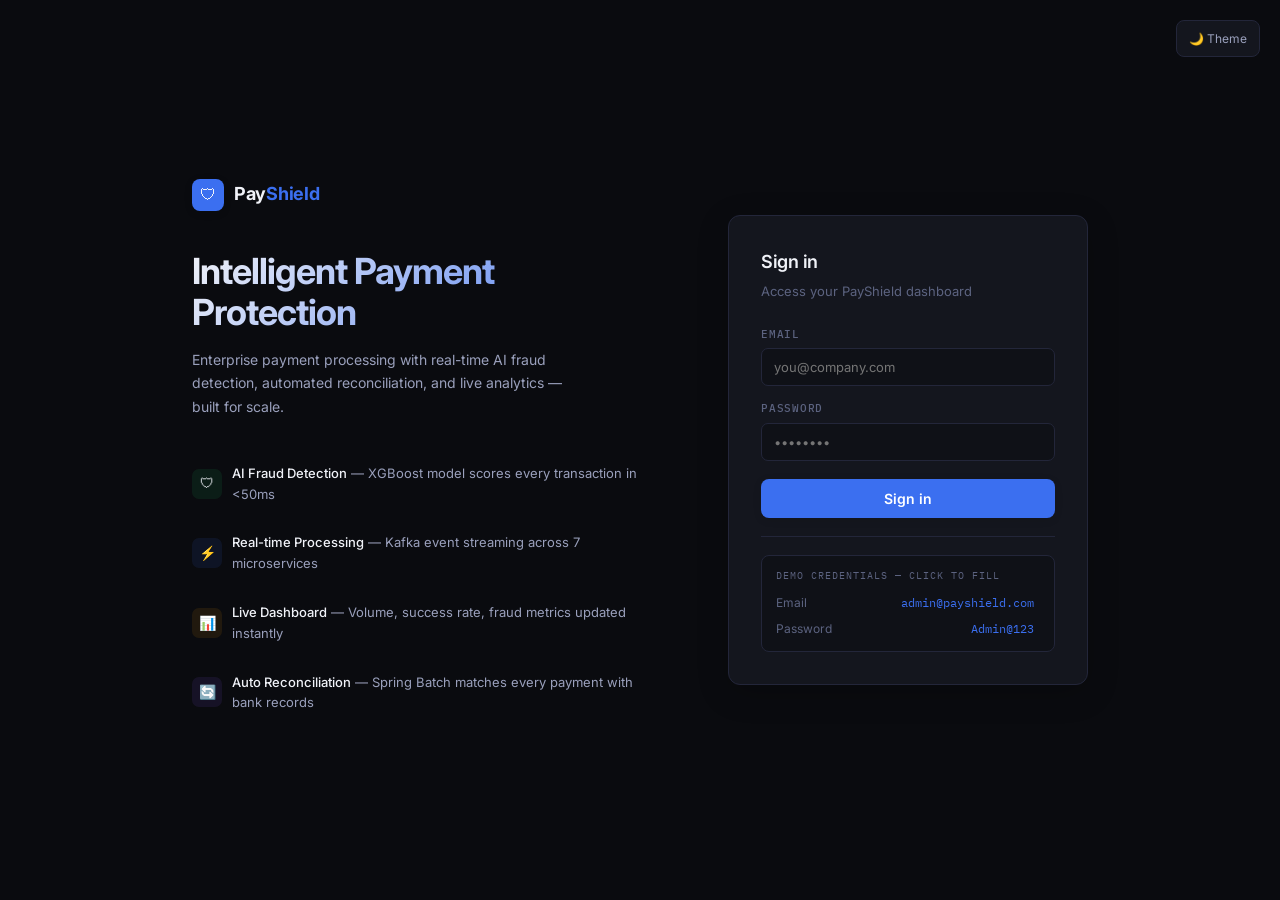
<file: frontend/pages/reconciliation.html>
<!DOCTYPE html>
<html lang="en">
<head>
  <meta charset="UTF-8"/><meta name="viewport" content="width=device-width, initial-scale=1.0"/>
  <title>PayShield — Reconciliation</title>
  <link rel="stylesheet" href="../css/global.css"/>
  <style>
    .bar-wrap{flex:1;height:5px;background:var(--surface2);border-radius:3px;overflow:hidden}
    .bar-fill{height:100%;background:var(--green);border-radius:3px;transition:width .6s ease}
    .result-row{display:flex;gap:24px;background:rgba(34,197,94,.06);border:1px solid rgba(34,197,94,.15);border-radius:var(--radius);padding:14px 18px;margin-top:14px;align-items:center}
    .result-num{font-size:24px;font-weight:700;letter-spacing:-0.5px}
    .result-lbl{font-size:10px;font-family:var(--mono);color:var(--text3);text-transform:uppercase;letter-spacing:.06em}
  </style>
</head>
<body>
<div class="shell">
  <aside class="sidebar" id="sidebar"></aside>
  <main class="main">
    <div class="topbar">
      <div><div class="topbar-title">Reconciliation</div><div class="topbar-sub">PayShield / Settlement Matching</div></div>
      <div class="topbar-right">
        <div class="live-badge"><div class="live-dot"></div>Live</div>
        <button class="btn ghost sm" onclick="clearHistory()" title="Clear run history">🗑 Clear</button>
      </div>
    </div>
    <div class="content">
      <div class="kpi-grid mb2">
        <div class="kpi"><div class="kpi-top"><div class="kpi-label">Total Runs</div><div class="kpi-icon blue">🔄</div></div><div class="kpi-val blue" id="r-runs">0</div><div class="kpi-sub">All time</div></div>
        <div class="kpi"><div class="kpi-top"><div class="kpi-label">Matched</div><div class="kpi-icon green">✓</div></div><div class="kpi-val green" id="r-matched">0</div><div class="kpi-sub">Reconciled</div></div>
        <div class="kpi"><div class="kpi-top"><div class="kpi-label">Mismatches</div><div class="kpi-icon amber">⚠</div></div><div class="kpi-val amber" id="r-mismatch">0</div><div class="kpi-sub">Needs resolution</div></div>
        <div class="kpi"><div class="kpi-top"><div class="kpi-label">Avg Match Rate</div><div class="kpi-icon green">%</div></div><div class="kpi-val green" id="r-rate">—</div><div class="kpi-sub">Across all runs</div></div>
      </div>

      <div class="card mb">
        <div class="card-head"><div><div class="card-title">Run Reconciliation</div><div class="card-sub">Match payments against bank settlement data</div></div></div>
        <div style="display:grid;grid-template-columns:1fr 1fr auto;gap:12px;align-items:flex-end">
          <div class="fg" style="margin:0"><label>From Date</label><input type="date" id="r-from"/></div>
          <div class="fg" style="margin:0"><label>To Date</label><input type="date" id="r-to"/></div>
          <button class="btn" id="run-btn" onclick="run()">▶ Run Now</button>
        </div>
        <div id="run-result" class="hidden"></div>
      </div>

      <div class="card">
        <div class="card-head"><div><div class="card-title">Run History</div><div class="card-sub">All reconciliation runs</div></div></div>
        <div class="tbl-wrap">
          <table>
            <thead><tr><th>Run ID</th><th>Period</th><th>Status</th><th>Total</th><th>Matched</th><th>Mismatch</th><th>Match Rate</th><th>Date</th></tr></thead>
            <tbody id="recon-tbody"><tr><td colspan="8"><div class="empty"><div class="empty-icon">🔄</div>No runs yet</div></td></tr></tbody>
          </table>
        </div>
      </div>
    </div>
  </main>
</div>
<script src="../js/utils.js"></script>
<script>
initPage('reconciliation');
let runs = JSON.parse(localStorage.getItem('ps_recon_runs') || '[]');
const today   = new Date().toISOString().slice(0,10);
const last7   = new Date(Date.now()-7*86400000).toISOString().slice(0,10);
document.getElementById('r-from').value = last7;
document.getElementById('r-to').value   = today;
kpis(); renderTable();

function kpis(){
  document.getElementById('r-runs').textContent=runs.length;
  const mat=runs.reduce((s,r)=>s+(r.matched||0),0), mis=runs.reduce((s,r)=>s+(r.mismatched||0),0), tot=runs.reduce((s,r)=>s+(r.totalTxns||0),0);
  document.getElementById('r-matched').textContent=mat;
  document.getElementById('r-mismatch').textContent=mis;
  document.getElementById('r-rate').textContent=tot?(mat/tot*100).toFixed(1)+'%':'—';
}

async function run(){
  const from=document.getElementById('r-from').value, to=document.getElementById('r-to').value;
  if(!from||!to) return;
  const btn=document.getElementById('run-btn'); btn.disabled=true; btn.textContent='Running…';
  const d = await apiFetch('/api/reconciliation/run', {
    method: 'POST',
    body: JSON.stringify({
      merchantId: getMerchantId() || '00000000-0000-0000-0000-000000000001',
      fromDate: from + 'T00:00:00',
      toDate:   to   + 'T23:59:59',
      triggeredBy: getEmail()
    })
  });
  const r=d||{id:'RUN-'+Math.random().toString(36).slice(2,8).toUpperCase(), status:'COMPLETED', totalTxns:Math.floor(Math.random()*300+100), matched:0, mismatched:0, fromDate:from, toDate:to, createdAt:new Date().toISOString()};
  r.matched=r.matched||Math.floor(r.totalTxns*.94); r.mismatched=r.mismatched||Math.floor(r.totalTxns*.06); r.matchRate=r.matchRate||(r.matched/r.totalTxns*100).toFixed(1);
  runs.unshift(r);
  localStorage.setItem('ps_recon_runs', JSON.stringify(runs.slice(0, 50)));
  kpis(); renderTable();
  const el = document.getElementById('run-result');
  el.className = 'result-row';
  el.innerHTML = `
    <div><div class="result-num" style="color:var(--green)">${r.matched}</div><div class="result-lbl">Matched</div></div>
    <div style="width:1px;height:32px;background:var(--border)"></div>
    <div><div class="result-num" style="color:var(--amber)">${r.mismatched}</div><div class="result-lbl">Mismatch</div></div>
    <div style="width:1px;height:32px;background:var(--border)"></div>
    <div><div class="result-num" style="color:var(--text)">${r.matchRate}%</div><div class="result-lbl">Match Rate</div></div>
    <div style="margin-left:auto;font-size:13px;color:var(--text2)">✓ Run complete · ${from} → ${to}</div>`;
  toast(`Reconciliation complete — ${r.matchRate}% match rate`, parseFloat(r.matchRate) >= 95 ? 'success' : 'warn');
  btn.disabled = false; btn.textContent = '▶ Run Now';
}

function clearHistory() {
  if (!runs.length) return;
  runs = [];
  localStorage.removeItem('ps_recon_runs');
  kpis(); renderTable();
  toast('Run history cleared', 'info', 2000);
}

function renderTable() {
  if (!runs.length) {
    document.getElementById('recon-tbody').innerHTML = `<tr><td colspan="8"><div class="empty"><div class="empty-icon">🔄</div>No runs yet</div></td></tr>`;
    return;
  }
  document.getElementById('recon-tbody').innerHTML = runs.map(r => `<tr>
    <td><span class="mono" style="font-size:11px;color:var(--text2)">${r.id}</span></td>
    <td style="font-size:12px;color:var(--text2)">${r.fromDate||'—'} → ${r.toDate||'—'}</td>
    <td>${statusPill('COMPLETED')}</td>
    <td>${fmtNum(r.totalTxns||0)}</td>
    <td style="color:var(--green);font-weight:600">${fmtNum(r.matched||0)}</td>
    <td style="color:var(--amber);font-weight:600">${fmtNum(r.mismatched||0)}</td>
    <td>
      <div style="display:flex;align-items:center;gap:8px">
        <div class="bar-wrap"><div class="bar-fill" style="width:${r.matchRate}%"></div></div>
        <span class="mono" style="font-size:11px;font-weight:600;color:${parseFloat(r.matchRate)>=95?'var(--green)':parseFloat(r.matchRate)>=85?'var(--amber)':'var(--red)'}">${r.matchRate}%</span>
      </div>
    </td>
    <td style="color:var(--text3);font-size:12px">${fmtDate(r.createdAt)}</td>
  </tr>`).join('');
}
</script>
</body>
</html>
</file>
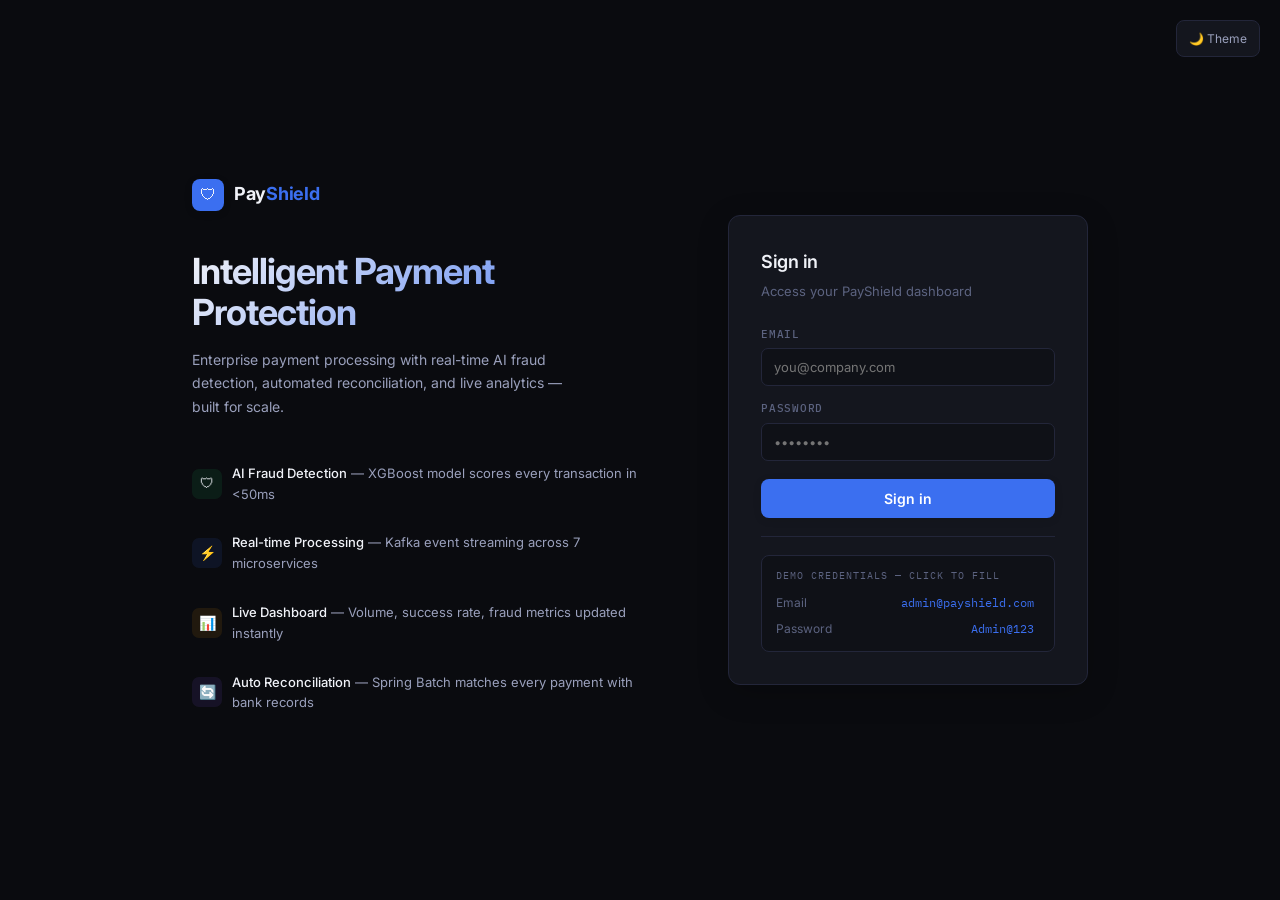
<file: frontend/pages/transactions.html>
<!DOCTYPE html>
<html lang="en">
<head>
  <meta charset="UTF-8"/>
  <meta name="viewport" content="width=device-width, initial-scale=1.0"/>
  <title>PayShield — Transactions</title>
  <link rel="stylesheet" href="../css/global.css"/>
  <style>
    .filters { 
      display:flex; gap:10px; align-items:flex-end; flex-wrap:wrap; margin-bottom:16px; 
      transition: all var(--transition-fast);
    }
    .filters .fg { margin:0; }
    .filters input, .filters select { 
      width:auto; min-width:130px; padding:7px 10px; font-size:12px;
      transition: all var(--transition-fast);
    }
    .filters input:focus, .filters select:focus {
      transform: translateY(-1px);
      box-shadow: var(--shadow-sm);
    }
    
    .mini-stats { 
      display:grid; grid-template-columns:repeat(5,1fr); gap:10px; margin-bottom:16px; 
    }
    .mini { 
      background:var(--surface); border:1px solid var(--border); border-radius:var(--radius); 
      padding:12px 14px; text-align:center; 
      transition:all var(--transition-fast);
      cursor: pointer;
    }
    .mini:hover { 
      border-color:var(--border2); 
      transform: translateY(-2px);
      box-shadow: var(--shadow-md);
    }
    .mini-val { 
      font-size:20px; font-weight:700; letter-spacing:-0.5px;
      transition: all var(--transition-fast);
    }
    .mini:hover .mini-val {
      transform: scale(1.05);
    }
    .mini-lbl { 
      font-size:10px; color:var(--text3); font-family:var(--mono); 
      text-transform:uppercase; letter-spacing:.06em; margin-top:3px; 
    }
    
    .pag { 
      display:flex; align-items:center; justify-content:space-between; 
      padding-top:12px; border-top:1px solid var(--border); margin-top:4px; 
    }
    .pag-info { font-size:11px; color:var(--text3); font-family:var(--mono); }
    
    .row-new { 
      animation: rowFlash .6s ease; 
    }
    @keyframes rowFlash { 
      from { background:rgba(59,111,240,.12); } 
      to { background:transparent; } 
    }
    
    .amount-cell { 
      font-weight:700;
      position: relative;
    }
    
    .copy-btn { 
      background:none; border:none; color:var(--text3); cursor:pointer; 
      font-size:11px; padding:2px 4px; border-radius:3px; 
      transition:all var(--transition-fast);
      opacity: 0;
    }
    
    tr:hover .copy-btn {
      opacity: 1;
    }
    
    .copy-btn:hover { 
      color:var(--accent); 
      background: rgba(59,111,240,.1);
      transform: scale(1.1);
    }
    
    /* Enhanced table with better interactions */
    tbody tr {
      transition: all var(--transition-fast);
      cursor: pointer;
    }
    
    tbody tr:hover {
      background: rgba(255,255,255,.025);
      transform: translateX(2px);
    }
    
    /* Advanced filter panel */
    .advanced-filters {
      background: var(--surface);
      border: 1px solid var(--border);
      border-radius: var(--radius-lg);
      padding: 16px;
      margin-bottom: 16px;
      transition: all var(--transition-fast);
    }
    
    .advanced-filters.collapsed {
      padding: 8px 16px;
    }
    
    .filter-toggle {
      display: flex;
      align-items: center;
      justify-content: space-between;
      cursor: pointer;
      font-weight: 500;
      font-size: 13px;
      transition: all var(--transition-fast);
    }
    
    .filter-toggle:hover {
      color: var(--accent);
    }
    
    .filter-content {
      margin-top: 16px;
      display: grid;
      grid-template-columns: repeat(auto-fit, minmax(200px, 1fr));
      gap: 12px;
      transition: all var(--transition-fast);
    }
    
    .filter-content.hidden {
      display: none;
    }
    
    /* Bulk operations */
    .bulk-actions {
      display: flex;
      align-items: center;
      gap: 12px;
      padding: 12px 16px;
      background: var(--surface2);
      border: 1px solid var(--border);
      border-radius: var(--radius);
      margin-bottom: 16px;
      opacity: 0;
      visibility: hidden;
      transform: translateY(-10px);
      transition: all var(--transition-normal);
    }
    
    .bulk-actions.visible {
      opacity: 1;
      visibility: visible;
      transform: translateY(0);
    }
    
    .bulk-count {
      font-size: 12px;
      color: var(--text3);
      font-family: var(--mono);
    }
    
    /* Transaction details modal */
    .transaction-modal {
      position: fixed;
      inset: 0;
      background: rgba(0,0,0,0.6);
      z-index: 200;
      display: flex;
      align-items: center;
      justify-content: center;
      backdrop-filter: blur(2px);
      opacity: 0;
      visibility: hidden;
      transition: all var(--transition-fast);
    }
    
    .transaction-modal.visible {
      opacity: 1;
      visibility: visible;
    }
    
    .transaction-modal-content {
      background: var(--surface);
      border: 1px solid var(--border2);
      border-radius: var(--radius-lg);
      padding: 24px;
      width: 600px;
      max-width: 95vw;
      max-height: 90vh;
      overflow-y: auto;
      transform: scale(0.9);
      transition: all var(--transition-fast);
    }
    
    .transaction-modal.visible .transaction-modal-content {
      transform: scale(1);
    }
    
    .transaction-detail-grid {
      display: grid;
      grid-template-columns: repeat(2, 1fr);
      gap: 16px;
      margin-top: 16px;
    }
    
    .transaction-detail-item {
      background: var(--bg2);
      padding: 12px;
      border-radius: var(--radius);
      border: 1px solid var(--border);
    }
    
    .transaction-detail-label {
      font-size: 10px;
      color: var(--text3);
      font-family: var(--mono);
      text-transform: uppercase;
      letter-spacing: 0.1em;
      margin-bottom: 4px;
    }
    
    .transaction-detail-value {
      font-size: 13px;
      color: var(--text);
      font-weight: 500;
    }
    
    /* Real-time updates indicator */
    .realtime-updates {
      display: flex;
      align-items: center;
      gap: 6px;
      font-size: 11px;
      color: var(--text3);
      font-family: var(--mono);
    }
    
    .update-dot {
      width: 6px;
      height: 6px;
      border-radius: 50%;
      background: var(--green);
      animation: pulse 2s infinite;
    }
    
    .update-dot.updating {
      background: var(--amber);
      animation: blink 0.5s infinite;
    }
  </style>
</head>
<body>
<div class="shell">
  <aside class="sidebar" id="sidebar"></aside>
  <main class="main">
    <div class="topbar">
      <div class="topbar-left">
        <button class="mobile-menu-toggle" onclick="toggleMobileMenu()" aria-label="Toggle menu">
          ☰
        </button>
        <div>
          <div class="topbar-title">Transactions</div>
          <div class="topbar-sub">PayShield / Payments</div>
        </div>
      </div>
      <div class="topbar-right">
        <div class="realtime-updates">
          <div class="update-dot" id="update-dot"></div>
          <span>Live updates</span>
        </div>
        <span class="last-updated" id="upd-time"></span>
        <div class="export-dropdown">
          <button class="btn ghost sm" onclick="toggleExportMenu('main-export')">Export ↓</button>
          <div class="export-menu" id="main-export">
            <div class="export-item" onclick="exportTransactions('csv')">📄 Export CSV</div>
            <div class="export-item" onclick="exportTransactions('json')">📋 Export JSON</div>
            <div class="export-item" onclick="exportTransactions('pdf')">📑 Export PDF</div>
          </div>
        </div>
        <button class="btn ghost sm" onclick="openModal()">+ Initiate</button>
        <button class="theme-toggle" onclick="toggleTheme()" title="Toggle theme (Alt+T)">
          <span id="theme-icon">🌙</span>
        </button>
        <div id="ring-wrap"></div>
      </div>
    </div>

    <div class="content" id="content-wrap">
      <!-- Mini Stats -->
      <div class="mini-stats">
        <div class="mini" onclick="filterByStatus('')" title="View all transactions">
          <div class="mini-val" id="s-all">—</div>
          <div class="mini-lbl">Total</div>
        </div>
        <div class="mini" onclick="filterByStatus('COMPLETED')" title="View completed transactions">
          <div class="mini-val" style="color:var(--green)" id="s-ok">—</div>
          <div class="mini-lbl">Completed</div>
        </div>
        <div class="mini" onclick="filterByStatus('FAILED')" title="View failed transactions">
          <div class="mini-val" style="color:var(--red)" id="s-fail">—</div>
          <div class="mini-lbl">Failed</div>
        </div>
        <div class="mini" onclick="filterByStatus('PENDING')" title="View pending transactions">
          <div class="mini-val" style="color:var(--amber)" id="s-pend">—</div>
          <div class="mini-lbl">Pending</div>
        </div>
        <div class="mini" onclick="filterByFraud(true)" title="View flagged transactions">
          <div class="mini-val" style="color:var(--red)" id="s-flag">—</div>
          <div class="mini-lbl">Flagged</div>
        </div>
      </div>

      <!-- Advanced Filters -->
      <div class="advanced-filters" id="advanced-filters">
        <div class="filter-toggle" onclick="toggleAdvancedFilters()">
          <span>🔍 Advanced Filters</span>
          <span id="filter-toggle-icon">▼</span>
        </div>
        <div class="filter-content hidden" id="filter-content">
          <div class="fg">
            <label>Date Range</label>
            <div class="date-range-picker">
              <input type="date" id="f-date-from" onchange="filter()"/>
              <span>to</span>
              <input type="date" id="f-date-to" onchange="filter()"/>
            </div>
          </div>
          <div class="fg">
            <label>Amount Range</label>
            <div style="display: flex; gap: 8px;">
              <input type="number" id="f-amount-min" placeholder="Min" onchange="filter()" style="width: 80px;"/>
              <input type="number" id="f-amount-max" placeholder="Max" onchange="filter()" style="width: 80px;"/>
            </div>
          </div>
          <div class="fg">
            <label>Country</label>
            <select id="f-country" onchange="filter()">
              <option value="">All Countries</option>
              <option>IN</option><option>US</option><option>GB</option><option>SG</option><option>AE</option>
            </select>
          </div>
          <div class="fg">
            <label>Device</label>
            <select id="f-device" onchange="filter()">
              <option value="">All Devices</option>
              <option>Mobile</option><option>Desktop</option><option>Tablet</option>
            </select>
          </div>
          <div class="fg">
            <label>Fraud Score</label>
            <div style="display: flex; gap: 8px;">
              <input type="number" id="f-score-min" placeholder="Min" min="0" max="100" onchange="filter()" style="width: 60px;"/>
              <input type="number" id="f-score-max" placeholder="Max" min="0" max="100" onchange="filter()" style="width: 60px;"/>
            </div>
          </div>
          <div class="fg">
            <label>Actions</label>
            <div style="display: flex; gap: 8px;">
              <button class="btn ghost sm" onclick="clearAllFilters()">Clear All</button>
              <button class="btn ghost sm" onclick="saveCurrentFilter()">Save Filter</button>
            </div>
          </div>
        </div>
      </div>

      <!-- Basic Filters -->
      <div class="filters">
        <div class="fg">
          <label>Search</label>
          <input type="text" id="f-q" placeholder="ID, email, or amount…" oninput="filter()"/>
        </div>
        <div class="fg">
          <label>Status</label>
          <select id="f-s" onchange="filter()">
            <option value="">All Status</option>
            <option>COMPLETED</option><option>FAILED</option>
            <option>PENDING</option><option>FRAUD_CHECK</option>
          </select>
        </div>
        <div class="fg">
          <label>Method</label>
          <select id="f-m" onchange="filter()">
            <option value="">All Methods</option>
            <option>CARD</option><option>UPI</option>
            <option>NET_BANKING</option><option>WALLET</option><option>BANK_TRANSFER</option>
          </select>
        </div>
        <div class="fg">
          <label>Fraud</label>
          <select id="f-f" onchange="filter()">
            <option value="">All</option>
            <option value="yes">Flagged Only</option>
            <option value="no">Not Flagged</option>
          </select>
        </div>
        <button class="btn ghost sm" style="margin-bottom:0" onclick="refreshTransactions()">↻ Refresh</button>
      </div>

      <!-- Bulk Actions -->
      <div class="bulk-actions" id="bulk-actions">
        <div class="bulk-count" id="bulk-count">0 selected</div>
        <button class="btn ghost sm" onclick="bulkExport()">Export Selected</button>
        <button class="btn ghost sm" onclick="bulkReview()">Mark for Review</button>
        <button class="btn danger sm" onclick="bulkCancel()">Cancel Selected</button>
        <button class="btn ghost sm" onclick="clearSelection()">Clear Selection</button>
      </div>

      <!-- Transactions Table -->
      <div class="card">
        <div class="card-head">
          <div>
            <div class="card-title">Transaction History</div>
            <div class="card-sub">Real-time transaction monitoring</div>
          </div>
          <div style="display: flex; gap: 8px; align-items: center;">
            <label style="display: flex; align-items: center; gap: 4px; font-size: 11px; color: var(--text3);">
              <input type="checkbox" id="select-all" onchange="toggleSelectAll()" style="margin: 0;">
              Select All
            </label>
          </div>
        </div>
        <div class="tbl-wrap">
          <table>
            <thead><tr>
              <th width="30"></th>
              <th>ID</th><th>Amount</th><th>Method</th>
              <th>Customer</th><th>Score</th><th>Status</th><th>Date</th><th>Actions</th>
            </tr></thead>
            <tbody id="tbody">
              <tr><td colspan="9"><div class="empty"><div class="empty-icon">⏳</div>Loading…</div></td></tr>
            </tbody>
          </table>
        </div>
        <div class="pag">
          <span class="pag-info" id="pag-info">—</span>
          <div style="display:flex;gap:8px;align-items:center;">
            <select id="page-size" onchange="changePageSize()" style="padding:4px 8px;font-size:11px;">
              <option value="12">12 per page</option>
              <option value="25">25 per page</option>
              <option value="50">50 per page</option>
              <option value="100">100 per page</option>
            </select>
            <button class="btn ghost sm" onclick="pg(-1)" id="prev-btn">← Prev</button>
            <span id="page-numbers" style="font-size:11px;color:var(--text3);"></span>
            <button class="btn ghost sm" onclick="pg(1)" id="next-btn">Next →</button>
          </div>
        </div>
      </div>
    </div>
  </main>
</div>

<!-- Enhanced Initiate Payment Modal -->
<div class="modal-overlay hidden" id="modal" onclick="if(event.target===this)closeModal()">
  <div class="modal">
    <div class="modal-title">Initiate Payment</div>
    <div class="modal-sub">Create a new transaction for testing</div>
    
    <div class="g2">
      <div class="fg">
        <label>Amount (INR)</label>
        <input type="number" id="m-amount" placeholder="5000" min="1" step="0.01"/>
      </div>
      <div class="fg">
        <label>Currency</label>
        <select id="m-currency">
          <option value="INR">INR (₹)</option>
          <option value="USD">USD ($)</option>
          <option value="EUR">EUR (€)</option>
        </select>
      </div>
    </div>
    
    <div class="g2">
      <div class="fg">
        <label>Payment Method</label>
        <select id="m-method">
          <option>CARD</option><option>UPI</option>
          <option>NET_BANKING</option><option>WALLET</option><option>BANK_TRANSFER</option>
        </select>
      </div>
      <div class="fg">
        <label>Priority</label>
        <select id="m-priority">
          <option value="NORMAL">Normal</option>
          <option value="HIGH">High</option>
          <option value="URGENT">Urgent</option>
        </select>
      </div>
    </div>
    
    <div class="fg">
      <label>Customer Email</label>
      <input type="email" id="m-email" placeholder="customer@example.com"/>
    </div>
    
    <div class="fg">
      <label>Description</label>
      <input type="text" id="m-desc" placeholder="Payment description"/>
    </div>
    
    <div class="fg">
      <label>Reference ID (Optional)</label>
      <input type="text" id="m-ref" placeholder="External reference"/>
    </div>
    
    <!-- Advanced Options -->
    <div class="advanced-options" style="margin-top: 16px;">
      <div class="filter-toggle" onclick="toggleModalAdvanced()" style="margin-bottom: 12px;">
        <span>⚙️ Advanced Options</span>
        <span id="modal-advanced-icon">▼</span>
      </div>
      <div class="filter-content hidden" id="modal-advanced-content">
        <div class="g2">
          <div class="fg">
            <label>Callback URL</label>
            <input type="url" id="m-callback" placeholder="https://your-site.com/callback"/>
          </div>
          <div class="fg">
            <label>Expiry (minutes)</label>
            <input type="number" id="m-expiry" placeholder="30" min="1" max="1440"/>
          </div>
        </div>
        <div class="fg">
          <label style="display: flex; align-items: center; gap: 8px;">
            <input type="checkbox" id="m-test-mode" checked/>
            Test Mode (Simulate transaction)
          </label>
        </div>
      </div>
    </div>
    
    <div class="modal-footer">
      <button class="btn ghost" onclick="closeModal()">Cancel</button>
      <button class="btn" id="m-btn" onclick="initiatePayment()">Initiate Payment →</button>
    </div>
  </div>
</div>

<!-- Transaction Details Modal -->
<div class="transaction-modal" id="transaction-modal" onclick="if(event.target===this)closeTransactionModal()">
  <div class="transaction-modal-content">
    <div style="display: flex; justify-content: space-between; align-items: center; margin-bottom: 16px;">
      <div>
        <div class="modal-title">Transaction Details</div>
        <div class="modal-sub" id="transaction-modal-id">Loading...</div>
      </div>
      <button class="btn ghost sm" onclick="closeTransactionModal()">✕</button>
    </div>
    
    <div class="transaction-detail-grid" id="transaction-details">
      <!-- Details will be populated here -->
    </div>
    
    <div style="margin-top: 20px; padding-top: 16px; border-top: 1px solid var(--border);">
      <div style="display: flex; gap: 8px; justify-content: flex-end;">
        <button class="btn ghost sm" onclick="exportTransactionDetails()">Export</button>
        <button class="btn ghost sm" onclick="copyTransactionId()">Copy ID</button>
        <button class="btn sm" onclick="viewTransactionHistory()">View History</button>
      </div>
    </div>
  </div>
</div>

<script src="../js/utils.js"></script>
<script>
initPage('transactions');
document.body.setAttribute('data-page', 'transactions');

let all = [], filtered = [], page = 0, ps = 12, ringTimer;
let selectedTransactions = new Set();

// Initialize theme icon
function updateThemeIcon() {
  const theme = getTheme();
  const icon = document.getElementById('theme-icon');
  if (icon) {
    icon.textContent = theme === 'light' ? '☀️' : theme === 'high-contrast' ? '🔆' : '🌙';
  }
}

updateThemeIcon();

async function load() {
  const updateDot = document.getElementById('update-dot');
  if (updateDot) updateDot.classList.add('updating');

  const mid = getMerchantId();
  const d = await apiFetch(mid ? `/api/payments?size=100` : '/api/payments?size=100');
  const isMock = d === undefined;
  const fresh = isMock ? mockTransactions(50) : (d?.content || d || []);

  const oldIds = new Set(all.map(t => t.id));
  all = fresh;
  all._newIds = new Set(fresh.filter(t => !oldIds.has(t.id)).map(t => t.id));

  updateStats();
  setLastUpdated('upd-time');
  filter();
  
  if (updateDot) updateDot.classList.remove('updating');
  
  const newCount = all._newIds?.size || 0;
  if (newCount > 0) {
    toast(`${newCount} new transaction${newCount > 1 ? 's' : ''} received`, 'info');
  }
}

function updateStats() {
  document.getElementById('s-all').textContent = all.length;
  document.getElementById('s-ok').textContent = all.filter(t => t.status === 'COMPLETED').length;
  document.getElementById('s-fail').textContent = all.filter(t => t.status === 'FAILED').length;
  document.getElementById('s-pend').textContent = all.filter(t => t.status === 'PENDING' || t.status === 'FRAUD_CHECK').length;
  document.getElementById('s-flag').textContent = all.filter(t => t.fraudFlagged).length;
}

function filter() {
  const q = document.getElementById('f-q').value.toLowerCase();
  const s = document.getElementById('f-s').value;
  const m = document.getElementById('f-m').value;
  const f = document.getElementById('f-f').value;
  
  // Advanced filters
  const dateFrom = document.getElementById('f-date-from')?.value;
  const dateTo = document.getElementById('f-date-to')?.value;
  const amountMin = parseFloat(document.getElementById('f-amount-min')?.value) || 0;
  const amountMax = parseFloat(document.getElementById('f-amount-max')?.value) || Infinity;
  
  filtered = all.filter(t => {
    const matchesQuery = !q || t.id?.toLowerCase().includes(q) || t.customerEmail?.toLowerCase().includes(q) || t.amount?.toString().includes(q);
    const matchesStatus = !s || t.status === s;
    const matchesMethod = !m || t.paymentMethod === m;
    const matchesFraud = !f || (f === 'yes' ? t.fraudFlagged : f === 'no' ? !t.fraudFlagged : true);
    const matchesDateRange = (!dateFrom || new Date(t.initiatedAt) >= new Date(dateFrom)) && (!dateTo || new Date(t.initiatedAt) <= new Date(dateTo + 'T23:59:59'));
    const matchesAmountRange = parseFloat(t.amount) >= amountMin && parseFloat(t.amount) <= amountMax;
    
    return matchesQuery && matchesStatus && matchesMethod && matchesFraud && matchesDateRange && matchesAmountRange;
  });
  
  page = 0;
  render();
}

function render() {
  const start = page * ps;
  const rows = filtered.slice(start, start + ps);
  const totalPages = Math.ceil(filtered.length / ps);
  
  document.getElementById('pag-info').textContent = filtered.length
    ? `${start + 1}–${Math.min(start + ps, filtered.length)} of ${filtered.length}`
    : '0 results';
    
  const pageNumbers = document.getElementById('page-numbers');
  if (pageNumbers && totalPages > 1) {
    pageNumbers.textContent = `Page ${page + 1} of ${totalPages}`;
  } else if (pageNumbers) {
    pageNumbers.textContent = '';
  }
  
  if (!rows.length) {
    document.getElementById('tbody').innerHTML = `<tr><td colspan="9"><div class="empty"><div class="empty-icon">🔍</div>No results found</div></td></tr>`;
    return;
  }
  
  document.getElementById('tbody').innerHTML = rows.map(t => {
    const isSelected = selectedTransactions.has(t.id);
    const isNew = all._newIds?.has(t.id);
    
    return `<tr class="${isNew ? 'row-new' : ''}" onclick="viewTransactionDetails('${t.id}')">
      <td onclick="event.stopPropagation()">
        <div class="multi-select-checkbox ${isSelected ? 'checked' : ''}" onclick="toggleTransactionSelection('${t.id}')"></div>
      </td>
      <td>
        <div style="display: flex; align-items: center; gap: 4px;">
          <span class="mono" style="font-size:11px;color:var(--text2)">${(t.id||'—').slice(0,8)}…</span>
          <button class="copy-btn" onclick="event.stopPropagation(); copyId('${t.id}')" title="Copy ID">⎘</button>
        </div>
      </td>
      <td class="amount-cell">${fmt(t.amount)}</td>
      <td><span class="pill info" style="font-size:10px">${t.paymentMethod}</span></td>
      <td style="color:var(--text2);font-size:12px">${t.customerEmail || '—'}</td>
      <td>
        <div class="gauge-wrap" title="Fraud Score: ${t.fraudScore}">
          <div class="gauge-bar">
            <div class="gauge-fill" style="width:${t.fraudScore||0}%;background:${parseFloat(t.fraudScore)>=75?'var(--red)':parseFloat(t.fraudScore)>=50?'var(--amber)':'var(--green)'}"></div>
          </div>
          <span class="score ${scoreClass(t.fraudScore)}" style="font-size:11px;width:32px;text-align:right">${parseFloat(t.fraudScore||0).toFixed(1)}</span>
        </div>
      </td>
      <td>${statusPill(t.status, t.fraudFlagged)}</td>
      <td style="color:var(--text3);font-size:11px" title="${new Date(t.initiatedAt).toLocaleString()}">${fmtDate(t.initiatedAt)}</td>
      <td onclick="event.stopPropagation()">
        <button class="btn ghost sm" onclick="toggleRowActions('${t.id}')" title="Actions">⋯</button>
      </td>
    </tr>`;
  }).join('');
  
  updateBulkActions();
}

function toggleTransactionSelection(id) {
  if (selectedTransactions.has(id)) {
    selectedTransactions.delete(id);
  } else {
    selectedTransactions.add(id);
  }
  render();
}

function updateBulkActions() {
  const bulkActions = document.getElementById('bulk-actions');
  const bulkCount = document.getElementById('bulk-count');
  
  if (selectedTransactions.size > 0) {
    bulkActions.classList.add('visible');
    bulkCount.textContent = `${selectedTransactions.size} selected`;
  } else {
    bulkActions.classList.remove('visible');
  }
}

function clearSelection() {
  selectedTransactions.clear();
  render();
}

function toggleAdvancedFilters() {
  const content = document.getElementById('filter-content');
  const icon = document.getElementById('filter-toggle-icon');
  const panel = document.getElementById('advanced-filters');
  
  const isHidden = content.classList.contains('hidden');
  
  if (isHidden) {
    content.classList.remove('hidden');
    icon.textContent = '▲';
    panel.classList.remove('collapsed');
  } else {
    content.classList.add('hidden');
    icon.textContent = '▼';
    panel.classList.add('collapsed');
  }
}

function clearAllFilters() {
  document.getElementById('f-q').value = '';
  document.getElementById('f-s').value = '';
  document.getElementById('f-m').value = '';
  document.getElementById('f-f').value = '';
  
  const advancedInputs = ['f-date-from', 'f-date-to', 'f-amount-min', 'f-amount-max'];
  advancedInputs.forEach(id => {
    const element = document.getElementById(id);
    if (element) element.value = '';
  });
  
  filter();
  toast('All filters cleared', 'info');
}

function filterByStatus(status) {
  document.getElementById('f-s').value = status;
  filter();
}

function filterByFraud(flagged) {
  document.getElementById('f-f').value = flagged ? 'yes' : 'no';
  filter();
}

function pg(direction) {
  const totalPages = Math.ceil(filtered.length / ps);
  const newPage = page + direction;
  
  if (newPage >= 0 && newPage < totalPages) {
    page = newPage;
    render();
  }
}

function changePageSize() {
  const newSize = parseInt(document.getElementById('page-size').value);
  ps = newSize;
  page = 0;
  render();
  toast(`Showing ${ps} transactions per page`, 'info');
}

function copyId(id) {
  navigator.clipboard?.writeText(id).then(() => {
    toast('Transaction ID copied', 'success', 2000);
  });
}

function toggleRowActions(id) {
  toast('Row actions coming soon...', 'info');
}

function viewTransactionDetails(id) {
  const transaction = all.find(t => t.id === id);
  if (!transaction) return;
  
  toast(`Viewing details for ${id}`, 'info');
  // In a real app, this would open a detailed modal
}

function openModal() {
  document.getElementById('modal').classList.remove('hidden');
  document.getElementById('m-amount').focus();
}

function closeModal() { 
  document.getElementById('modal').classList.add('hidden'); 
}

function toggleModalAdvanced() {
  const content = document.getElementById('modal-advanced-content');
  const icon = document.getElementById('modal-advanced-icon');
  
  const isHidden = content.classList.contains('hidden');
  
  if (isHidden) {
    content.classList.remove('hidden');
    icon.textContent = '▲';
  } else {
    content.classList.add('hidden');
    icon.textContent = '▼';
  }
}

async function initiatePayment() {
  const amount = parseFloat(document.getElementById('m-amount').value);
  const currency = document.getElementById('m-currency').value;
  const method = document.getElementById('m-method').value;
  const email = document.getElementById('m-email').value;
  const desc = document.getElementById('m-desc').value;

  if (!amount || amount < 1) { 
    toast('Enter a valid amount', 'error'); 
    return; 
  }
  if (!email) { 
    toast('Enter customer email', 'error'); 
    return; 
  }

  const btn = document.getElementById('m-btn');
  btn.disabled = true; 
  btn.classList.add('loading');
  btn.textContent = 'Processing…';

  const res = await apiFetch('/api/payments/initiate', {
    method: 'POST',
    body: JSON.stringify({ amount, currency, paymentMethod: method, customerEmail: email, description: desc })
  });

  btn.disabled = false; 
  btn.classList.remove('loading');
  btn.textContent = 'Initiate Payment →';

  if (res) {
    toast(`Payment initiated — ${fmt(amount)} ${currency} via ${method}`, 'success');
    closeModal();
    
    // Clear form
    document.getElementById('m-amount').value = '';
    document.getElementById('m-email').value = '';
    document.getElementById('m-desc').value = '';
    
    setTimeout(load, 1000);
  } else {
    toast('Failed to initiate payment', 'error');
  }
}

function toggleExportMenu(menuId) {
  const menu = document.getElementById(menuId);
  menu.classList.toggle('visible');
}

function exportTransactions(format) {
  const dataToExport = selectedTransactions.size > 0 
    ? all.filter(t => selectedTransactions.has(t.id))
    : filtered;
  
  if (format === 'csv') {
    exportToCSV(dataToExport, 'transactions');
  } else if (format === 'json') {
    exportToJSON(dataToExport, 'transactions');
  } else if (format === 'pdf') {
    toast('PDF export coming soon...', 'info');
  }
  
  document.getElementById('main-export').classList.remove('visible');
}

function bulkExport() {
  if (selectedTransactions.size === 0) {
    toast('No transactions selected', 'warn');
    return;
  }
  
  const selectedData = all.filter(t => selectedTransactions.has(t.id));
  exportToCSV(selectedData, 'selected-transactions');
}

function bulkReview() {
  if (selectedTransactions.size === 0) {
    toast('No transactions selected', 'warn');
    return;
  }
  
  toast(`Marked ${selectedTransactions.size} transactions for review`, 'success');
  clearSelection();
}

function bulkCancel() {
  if (selectedTransactions.size === 0) {
    toast('No transactions selected', 'warn');
    return;
  }
  
  if (confirm(`Cancel ${selectedTransactions.size} selected transactions?`)) {
    toast(`Cancelled ${selectedTransactions.size} transactions`, 'success');
    clearSelection();
  }
}

function refreshTransactions() {
  clearApiCache();
  load();
  toast('Transactions refreshed', 'success');
}

// Initialize
load();
ringTimer = createRefreshRing('ring-wrap', 20, load);

// Set up real-time updates
mockWS.on('transaction', (data) => {
  all.unshift(data);
  updateStats();
  filter();
  
  addNotification({
    type: 'transaction',
    title: 'New Transaction',
    message: `${fmt(data.amount)} via ${data.paymentMethod} - ${data.status}`,
    icon: '💳'
  });
});

// Initialize date inputs
const today = new Date();
const weekAgo = new Date(today.getTime() - 7 * 24 * 60 * 60 * 1000);

const dateFromInput = document.getElementById('f-date-from');
const dateToInput = document.getElementById('f-date-to');

if (dateFromInput) dateFromInput.value = weekAgo.toISOString().slice(0, 10);
if (dateToInput) dateToInput.value = today.toISOString().slice(0, 10);
</script>
</body>
</html>
</file>
<file: frontend/css/global.css>
@import url('https://fonts.googleapis.com/css2?family=Inter:wght@300;400;500;600;700&family=IBM+Plex+Mono:wght@400;500&display=swap');

*, *::before, *::after { box-sizing: border-box; margin: 0; padding: 0; }

:root {
  /* Dark theme (default) */
  --bg:       #0a0b0f;
  --bg2:      #0f1117;
  --surface:  #14161e;
  --surface2: #1a1d28;
  --border:   #23263a;
  --border2:  #2d3150;
  --text:     #f0f2f8;
  --text2:    #9aa0bc;
  --text3:    #5c6380;
  --accent:   #3b6ff0;
  --accent-h: #4d7ef5;
  --green:    #22c55e;
  --red:      #ef4444;
  --amber:    #f59e0b;
  --purple:   #8b5cf6;
  --cyan:     #06b6d4;
  --font:     'Inter', -apple-system, sans-serif;
  --mono:     'IBM Plex Mono', monospace;
  --radius:   8px;
  --radius-lg:12px;
  
  /* Animation variables */
  --transition-fast: 0.15s ease;
  --transition-normal: 0.25s ease;
  --transition-slow: 0.4s ease;
  --shadow-sm: 0 2px 8px rgba(0,0,0,0.1);
  --shadow-md: 0 4px 16px rgba(0,0,0,0.15);
  --shadow-lg: 0 8px 32px rgba(0,0,0,0.2);
}

/* Light theme */
[data-theme="light"] {
  --bg:       #ffffff;
  --bg2:      #f8fafc;
  --surface:  #ffffff;
  --surface2: #f1f5f9;
  --border:   #e2e8f0;
  --border2:  #cbd5e1;
  --text:     #0f172a;
  --text2:    #475569;
  --text3:    #64748b;
  --accent:   #3b82f6;
  --accent-h: #2563eb;
  --shadow-sm: 0 2px 8px rgba(0,0,0,0.08);
  --shadow-md: 0 4px 16px rgba(0,0,0,0.12);
  --shadow-lg: 0 8px 32px rgba(0,0,0,0.16);
}

/* High contrast mode */
[data-theme="high-contrast"] {
  --bg:       #000000;
  --bg2:      #111111;
  --surface:  #1a1a1a;
  --surface2: #222222;
  --border:   #444444;
  --border2:  #666666;
  --text:     #ffffff;
  --text2:    #cccccc;
  --text3:    #999999;
  --accent:   #00aaff;
  --accent-h: #0099ee;
}

html { scroll-behavior: smooth; }

body {
  background: var(--bg);
  color: var(--text);
  font-family: var(--font);
  font-size: 14px;
  line-height: 1.6;
  -webkit-font-smoothing: antialiased;
}

::-webkit-scrollbar { width: 5px; }
::-webkit-scrollbar-track { background: var(--bg2); }
::-webkit-scrollbar-thumb { background: var(--border2); border-radius: 4px; }

/* Shell */
.shell { display: flex; min-height: 100vh; position: relative; }

/* Mobile overlay */
.mobile-overlay { 
  display: none; 
  position: fixed; 
  inset: 0; 
  background: rgba(0,0,0,0.6); 
  z-index: 150; 
  backdrop-filter: blur(2px);
}

.mobile-overlay.active { display: block; }

/* Sidebar */
.sidebar {
  width: 220px;
  background: var(--bg2);
  border-right: 1px solid var(--border);
  display: flex;
  flex-direction: column;
  position: fixed;
  top: 0; left: 0; bottom: 0;
  z-index: 100;
  transition: transform var(--transition-normal);
  box-shadow: var(--shadow-md);
}

.sidebar.mobile-hidden {
  transform: translateX(-100%);
}

/* Mobile menu toggle */
.mobile-menu-toggle {
  display: none;
  background: none;
  border: none;
  color: var(--text2);
  font-size: 18px;
  padding: 8px;
  border-radius: var(--radius);
  cursor: pointer;
  transition: all var(--transition-fast);
}

.mobile-menu-toggle:hover {
  background: var(--surface);
  color: var(--text);
}

/* Theme toggle */
.theme-toggle {
  background: var(--surface);
  border: 1px solid var(--border);
  border-radius: var(--radius);
  color: var(--text2);
  font-size: 14px;
  padding: 6px 8px;
  cursor: pointer;
  transition: all var(--transition-fast);
  display: flex;
  align-items: center;
  gap: 4px;
}

.theme-toggle:hover {
  background: var(--surface2);
  border-color: var(--border2);
  color: var(--text);
}

/* Session indicator */
.session-indicator {
  display: flex;
  align-items: center;
  gap: 6px;
  background: var(--surface);
  border: 1px solid var(--border);
  border-radius: var(--radius);
  padding: 4px 8px;
  font-size: 11px;
  color: var(--text3);
  font-family: var(--mono);
}

.session-dot {
  width: 6px;
  height: 6px;
  border-radius: 50%;
  background: var(--green);
  animation: pulse 2s infinite;
}

.session-dot.warning {
  background: var(--amber);
  animation: blink 1s infinite;
}

@keyframes pulse {
  0%, 100% { opacity: 1; }
  50% { opacity: 0.5; }
}

@keyframes blink {
  0%, 100% { opacity: 1; }
  50% { opacity: 0.3; }
}

.sidebar-logo {
  padding: 20px 18px 16px;
  border-bottom: 1px solid var(--border);
  display: flex;
  align-items: center;
  gap: 9px;
}

.logo-mark {
  width: 28px; height: 28px;
  background: var(--accent);
  border-radius: 6px;
  display: flex; align-items: center; justify-content: center;
  font-size: 14px;
  flex-shrink: 0;
}

.logo-text {
  font-size: 15px;
  font-weight: 700;
  letter-spacing: -0.3px;
  color: var(--text);
}

.logo-text span { color: var(--accent); }

.nav-group-label {
  padding: 16px 18px 6px;
  font-size: 10px;
  font-weight: 600;
  color: var(--text3);
  text-transform: uppercase;
  letter-spacing: 0.1em;
  font-family: var(--mono);
}

.nav-link {
  display: flex;
  align-items: center;
  gap: 8px;
  padding: 8px 10px;
  margin: 1px 8px;
  border-radius: var(--radius);
  color: var(--text2);
  font-size: 13px;
  font-weight: 500;
  text-decoration: none;
  transition: background .12s, color .12s;
  cursor: pointer;
}

.nav-link:hover { background: var(--surface); color: var(--text); }
.nav-link.active { background: rgba(59,111,240,.12); color: var(--text); }
.nav-link.active .nav-dot { background: var(--accent); }

.nav-icon {
  width: 30px; height: 30px;
  border-radius: 6px;
  background: var(--surface);
  display: flex; align-items: center; justify-content: center;
  font-size: 14px;
  flex-shrink: 0;
  transition: background .12s;
}

.nav-link.active .nav-icon { background: rgba(59,111,240,.15); }

.nav-badge {
  margin-left: auto;
  background: var(--red);
  color: #fff;
  font-size: 10px;
  font-weight: 600;
  font-family: var(--mono);
  padding: 1px 6px;
  border-radius: 10px;
}

.sidebar-bottom {
  margin-top: auto;
  padding: 12px;
  border-top: 1px solid var(--border);
}

.user-row {
  display: flex;
  align-items: center;
  gap: 9px;
  padding: 10px;
  border-radius: var(--radius);
  background: var(--surface);
  border: 1px solid var(--border);
}

.user-av {
  width: 30px; height: 30px;
  background: var(--accent);
  border-radius: 6px;
  display: flex; align-items: center; justify-content: center;
  font-size: 12px;
  font-weight: 700;
  color: #fff;
  flex-shrink: 0;
}

.user-meta { flex: 1; min-width: 0; }
.user-name { font-size: 12px; font-weight: 600; white-space: nowrap; overflow: hidden; text-overflow: ellipsis; }
.user-role { font-size: 10px; color: var(--green); font-family: var(--mono); }

.btn-signout {
  background: none;
  border: none;
  color: var(--text3);
  cursor: pointer;
  font-size: 14px;
  padding: 4px;
  border-radius: 4px;
  transition: color .12s;
}
.btn-signout:hover { color: var(--red); }

/* Main */
.main { 
  flex: 1; 
  margin-left: 220px; 
  min-height: 100vh; 
  display: flex; 
  flex-direction: column;
  transition: margin-left var(--transition-normal);
}

.main.mobile-full {
  margin-left: 0;
}

.topbar {
  display: flex;
  align-items: center;
  justify-content: space-between;
  padding: 14px 28px;
  border-bottom: 1px solid var(--border);
  background: var(--bg2);
  position: sticky;
  top: 0;
  z-index: 50;
  backdrop-filter: blur(8px);
  box-shadow: var(--shadow-sm);
}

.topbar-left {
  display: flex;
  align-items: center;
  gap: 12px;
}

.topbar-title { 
  font-size: 16px; 
  font-weight: 600; 
  letter-spacing: -0.2px; 
}

.topbar-sub { 
  font-size: 11px; 
  color: var(--text3); 
  font-family: var(--mono); 
  margin-top: 1px; 
}

.topbar-right { 
  display: flex; 
  align-items: center; 
  gap: 10px; 
  flex-wrap: wrap;
}

/* Enhanced notifications */
.notification-bell {
  position: relative;
  background: var(--surface);
  border: 1px solid var(--border);
  border-radius: var(--radius);
  padding: 8px;
  cursor: pointer;
  transition: all var(--transition-fast);
  font-size: 14px;
  color: var(--text2);
}

.notification-bell:hover {
  background: var(--surface2);
  color: var(--text);
}

.notification-badge {
  position: absolute;
  top: -2px;
  right: -2px;
  background: var(--red);
  color: white;
  font-size: 10px;
  font-weight: 600;
  padding: 2px 5px;
  border-radius: 10px;
  min-width: 16px;
  text-align: center;
  animation: bounce 0.5s ease;
}

@keyframes bounce {
  0%, 20%, 50%, 80%, 100% { transform: translateY(0); }
  40% { transform: translateY(-3px); }
  60% { transform: translateY(-2px); }
}

.live-badge {
  display: flex; align-items: center; gap: 5px;
  background: rgba(34,197,94,.08);
  border: 1px solid rgba(34,197,94,.18);
  border-radius: 6px;
  padding: 4px 10px;
  font-size: 11px;
  font-weight: 500;
  color: var(--green);
  font-family: var(--mono);
}

.live-dot {
  width: 5px; height: 5px;
  background: var(--green);
  border-radius: 50%;
  animation: blink 2s infinite;
}

@keyframes blink { 0%, 100% { opacity: 1; } 50% { opacity: .3; } }

.env-tag {
  background: var(--surface);
  border: 1px solid var(--border2);
  border-radius: 5px;
  padding: 3px 8px;
  font-size: 10px;
  font-family: var(--mono);
  font-weight: 600;
  color: var(--text3);
  letter-spacing: 0.05em;
}

.content { padding: 24px 28px; flex: 1; }

/* Enhanced KPI cards with animations */
.kpi {
  background: var(--surface);
  border: 1px solid var(--border);
  border-radius: var(--radius-lg);
  padding: 18px;
  position: relative;
  overflow: hidden;
  transition: all var(--transition-fast);
  cursor: pointer;
  box-shadow: var(--shadow-sm);
}

.kpi:hover {
  transform: translateY(-2px);
  box-shadow: var(--shadow-md);
  border-color: var(--border2);
}

.kpi::before {
  content: '';
  position: absolute;
  top: 0;
  left: 0;
  right: 0;
  height: 3px;
  background: linear-gradient(90deg, var(--accent), var(--purple));
  opacity: 0;
  transition: opacity var(--transition-fast);
}

.kpi:hover::before {
  opacity: 1;
}

/* Enhanced loading states */
.skeleton {
  background: linear-gradient(90deg, var(--surface2) 25%, var(--border) 50%, var(--surface2) 75%);
  background-size: 200% 100%;
  animation: shimmer 1.4s infinite;
  border-radius: var(--radius);
}

.skeleton-pulse {
  animation: pulse 1.5s ease-in-out infinite;
}

@keyframes shimmer { 
  0% { background-position: 200% 0; } 
  100% { background-position: -200% 0; } 
}

@keyframes pulse {
  0%, 100% { opacity: 1; }
  50% { opacity: 0.5; }
}

/* Enhanced buttons with micro-interactions */
.btn {
  display: inline-flex; 
  align-items: center; 
  gap: 6px;
  padding: 8px 16px;
  background: var(--accent);
  color: #fff;
  border: none;
  border-radius: var(--radius);
  font-size: 13px; 
  font-weight: 500;
  font-family: var(--font);
  cursor: pointer;
  transition: all var(--transition-fast);
  text-decoration: none;
  white-space: nowrap;
  position: relative;
  overflow: hidden;
  box-shadow: var(--shadow-sm);
}

.btn::before {
  content: '';
  position: absolute;
  top: 50%;
  left: 50%;
  width: 0;
  height: 0;
  background: rgba(255,255,255,0.2);
  border-radius: 50%;
  transform: translate(-50%, -50%);
  transition: width 0.3s ease, height 0.3s ease;
}

.btn:hover::before {
  width: 300px;
  height: 300px;
}

.btn:hover { 
  background: var(--accent-h); 
  transform: translateY(-1px);
  box-shadow: var(--shadow-md);
}

.btn:active {
  transform: translateY(0);
  box-shadow: var(--shadow-sm);
}

.btn:disabled { 
  opacity: .5; 
  cursor: not-allowed; 
  transform: none;
  box-shadow: none;
}

.btn.ghost { 
  background: var(--surface2); 
  color: var(--text2); 
  border: 1px solid var(--border); 
  box-shadow: none;
}

.btn.ghost:hover { 
  border-color: var(--border2); 
  color: var(--text); 
  background: var(--surface2); 
  box-shadow: var(--shadow-sm);
}

.btn.danger { 
  background: var(--red); 
}

.btn.danger:hover {
  background: #dc2626;
}

.btn.success {
  background: var(--green);
}

.btn.success:hover {
  background: #16a34a;
}

.btn.sm { 
  padding: 5px 12px; 
  font-size: 12px; 
}

.btn.lg {
  padding: 12px 24px;
  font-size: 14px;
}

/* Loading button state */
.btn.loading {
  pointer-events: none;
  opacity: 0.8;
}

.btn.loading::after {
  content: '';
  width: 12px;
  height: 12px;
  border: 2px solid rgba(255,255,255,0.3);
  border-top-color: white;
  border-radius: 50%;
  animation: spin 0.8s linear infinite;
  margin-left: 8px;
}

@keyframes spin {
  to { transform: rotate(360deg); }
}

.kpi-top { display: flex; justify-content: space-between; align-items: flex-start; margin-bottom: 14px; }

.kpi-icon {
  width: 34px; height: 34px;
  border-radius: 8px;
  display: flex; align-items: center; justify-content: center;
  font-size: 16px;
}

.kpi-icon.green  { background: rgba(34,197,94,.1); }
.kpi-icon.blue   { background: rgba(59,111,240,.1); }
.kpi-icon.amber  { background: rgba(245,158,11,.1); }
.kpi-icon.red    { background: rgba(239,68,68,.1); }
.kpi-icon.purple { background: rgba(139,92,246,.1); }

.kpi-label { font-size: 11px; font-weight: 500; color: var(--text3); text-transform: uppercase; letter-spacing: 0.08em; }

.kpi-val {
  font-size: 26px;
  font-weight: 700;
  line-height: 1;
  letter-spacing: -0.5px;
  margin-bottom: 5px;
}

.kpi-val.green  { color: var(--green); }
.kpi-val.blue   { color: #7da4f8; }
.kpi-val.amber  { color: var(--amber); }
.kpi-val.red    { color: var(--red); }
.kpi-val.purple { color: var(--purple); }

.kpi-sub { font-size: 12px; color: var(--text3); }

/* Card */
.card {
  background: var(--surface);
  border: 1px solid var(--border);
  border-radius: var(--radius-lg);
  padding: 18px;
}

.card-head {
  display: flex;
  justify-content: space-between;
  align-items: flex-start;
  margin-bottom: 16px;
}

.card-title { font-size: 14px; font-weight: 600; letter-spacing: -0.2px; }
.card-sub   { font-size: 11px; color: var(--text3); margin-top: 2px; font-family: var(--mono); }

/* Table */
.tbl-wrap { overflow-x: auto; }
table { width: 100%; border-collapse: collapse; }
thead tr { border-bottom: 1px solid var(--border); }
th { padding: 9px 12px; font-size: 10px; font-weight: 600; color: var(--text3); text-transform: uppercase; letter-spacing: 0.08em; text-align: left; font-family: var(--mono); white-space: nowrap; }
td { padding: 12px 12px; border-bottom: 1px solid rgba(35,38,58,.5); font-size: 13px; vertical-align: middle; }
tr:last-child td { border-bottom: none; }
tbody tr:hover td { background: rgba(255,255,255,.015); }

/* Pills */
.pill {
  display: inline-flex; align-items: center; gap: 4px;
  padding: 2px 8px; border-radius: 4px;
  font-size: 11px; font-weight: 600;
  font-family: var(--mono); letter-spacing: 0.03em;
}
.pill-dot { width: 5px; height: 5px; border-radius: 50%; background: currentColor; }
.pill.ok      { background: rgba(34,197,94,.1);  color: var(--green); }
.pill.fail    { background: rgba(239,68,68,.1);  color: var(--red); }
.pill.warn    { background: rgba(245,158,11,.1); color: var(--amber); }
.pill.flag    { background: rgba(239,68,68,.15); color: var(--red); border: 1px solid rgba(239,68,68,.3); }
.pill.info    { background: rgba(59,111,240,.1); color: #7da4f8; }

/* Score */
.score { font-family: var(--mono); font-weight: 600; font-size: 13px; }
.score.low    { color: var(--green); }
.score.medium { color: var(--amber); }
.score.high   { color: var(--red); }

/* Buttons */
.btn {
  display: inline-flex; align-items: center; gap: 6px;
  padding: 8px 16px;
  background: var(--accent);
  color: #fff;
  border: none;
  border-radius: var(--radius);
  font-size: 13px; font-weight: 500;
  font-family: var(--font);
  cursor: pointer;
  transition: background .12s;
  text-decoration: none;
  white-space: nowrap;
}
.btn:hover { background: var(--accent-h); }
.btn:disabled { opacity: .5; cursor: not-allowed; }
.btn.ghost { background: var(--surface2); color: var(--text2); border: 1px solid var(--border); }
.btn.ghost:hover { border-color: var(--border2); color: var(--text); background: var(--surface2); }
.btn.sm { padding: 5px 12px; font-size: 12px; }
.btn.danger { background: var(--red); }

/* Forms */
.form-row { display: flex; gap: 12px; align-items: flex-end; flex-wrap: wrap; }
.fg { margin-bottom: 14px; }
.fg label { display: block; font-size: 11px; font-weight: 500; color: var(--text3); margin-bottom: 5px; text-transform: uppercase; letter-spacing: 0.06em; font-family: var(--mono); }
input, select, textarea {
  width: 100%;
  background: var(--surface2);
  border: 1px solid var(--border);
  border-radius: var(--radius);
  padding: 9px 12px;
  color: var(--text);
  font-size: 13px;
  font-family: var(--font);
  outline: none;
  transition: border-color .12s;
}
input:focus, select:focus, textarea:focus { border-color: var(--accent); }

/* Grid helpers */
.g2 { display: grid; grid-template-columns: 1fr 1fr; gap: 14px; }
.g3 { display: grid; grid-template-columns: 1fr 1fr 1fr; gap: 14px; }
.g31 { display: grid; grid-template-columns: 2fr 1fr; gap: 14px; }
.mb { margin-bottom: 14px; }
.mb2 { margin-bottom: 20px; }

/* Empty */
.empty { text-align: center; padding: 40px 20px; color: var(--text3); }
.empty-icon { font-size: 28px; margin-bottom: 8px; opacity: .5; }

.mono { font-family: var(--mono); }
.hidden { display: none !important; }

/* Advanced data visualization enhancements */
.chart-container {
  position: relative;
  background: var(--surface);
  border-radius: var(--radius-lg);
  padding: 20px;
  border: 1px solid var(--border);
  box-shadow: var(--shadow-sm);
  transition: all var(--transition-fast);
}

.chart-container:hover {
  box-shadow: var(--shadow-md);
}

.chart-controls {
  display: flex;
  gap: 8px;
  margin-bottom: 16px;
  flex-wrap: wrap;
}

.chart-control-btn {
  padding: 4px 12px;
  font-size: 11px;
  border: 1px solid var(--border);
  background: var(--surface2);
  color: var(--text3);
  border-radius: var(--radius);
  cursor: pointer;
  transition: all var(--transition-fast);
}

.chart-control-btn.active,
.chart-control-btn:hover {
  background: var(--accent);
  color: white;
  border-color: var(--accent);
}

/* Date range picker */
.date-range-picker {
  display: flex;
  gap: 8px;
  align-items: center;
  background: var(--surface);
  border: 1px solid var(--border);
  border-radius: var(--radius);
  padding: 8px 12px;
}

.date-range-picker input {
  background: none;
  border: none;
  color: var(--text);
  font-size: 12px;
  width: 120px;
}

.date-range-picker input:focus {
  outline: none;
}

/* Advanced filters */
.filter-panel {
  background: var(--surface);
  border: 1px solid var(--border);
  border-radius: var(--radius-lg);
  padding: 16px;
  margin-bottom: 16px;
  transition: all var(--transition-fast);
}

.filter-panel.collapsed {
  padding: 8px 16px;
}

.filter-toggle {
  display: flex;
  align-items: center;
  justify-content: space-between;
  cursor: pointer;
  font-weight: 500;
  font-size: 13px;
}

.filter-content {
  margin-top: 16px;
  display: grid;
  grid-template-columns: repeat(auto-fit, minmax(200px, 1fr));
  gap: 12px;
}

.filter-content.hidden {
  display: none;
}

/* Export functionality */
.export-dropdown {
  position: relative;
  display: inline-block;
}

.export-menu {
  position: absolute;
  top: 100%;
  right: 0;
  background: var(--surface);
  border: 1px solid var(--border);
  border-radius: var(--radius);
  box-shadow: var(--shadow-lg);
  z-index: 1000;
  min-width: 150px;
  opacity: 0;
  visibility: hidden;
  transform: translateY(-10px);
  transition: all var(--transition-fast);
}

.export-menu.visible {
  opacity: 1;
  visibility: visible;
  transform: translateY(0);
}

.export-item {
  display: flex;
  align-items: center;
  gap: 8px;
  padding: 8px 12px;
  font-size: 12px;
  color: var(--text2);
  cursor: pointer;
  transition: all var(--transition-fast);
}

.export-item:hover {
  background: var(--surface2);
  color: var(--text);
}

/* Virtual scrolling container */
.virtual-scroll-container {
  height: 400px;
  overflow-y: auto;
  position: relative;
}

.virtual-scroll-content {
  position: relative;
}

.virtual-scroll-item {
  position: absolute;
  left: 0;
  right: 0;
  transition: transform var(--transition-fast);
}

/* Bulk operations */
.bulk-actions {
  display: flex;
  align-items: center;
  gap: 12px;
  padding: 12px 16px;
  background: var(--surface2);
  border: 1px solid var(--border);
  border-radius: var(--radius);
  margin-bottom: 16px;
  opacity: 0;
  visibility: hidden;
  transform: translateY(-10px);
  transition: all var(--transition-normal);
}

.bulk-actions.visible {
  opacity: 1;
  visibility: visible;
  transform: translateY(0);
}

.bulk-count {
  font-size: 12px;
  color: var(--text3);
  font-family: var(--mono);
}

/* Multi-select checkbox */
.multi-select-checkbox {
  width: 16px;
  height: 16px;
  border: 2px solid var(--border2);
  border-radius: 3px;
  cursor: pointer;
  position: relative;
  transition: all var(--transition-fast);
}

.multi-select-checkbox:hover {
  border-color: var(--accent);
}

.multi-select-checkbox.checked {
  background: var(--accent);
  border-color: var(--accent);
}

.multi-select-checkbox.checked::after {
  content: '✓';
  position: absolute;
  top: 50%;
  left: 50%;
  transform: translate(-50%, -50%);
  color: white;
  font-size: 10px;
  font-weight: bold;
}

/* Progress indicators */
.progress-bar {
  width: 100%;
  height: 6px;
  background: var(--surface2);
  border-radius: 3px;
  overflow: hidden;
  position: relative;
}

.progress-fill {
  height: 100%;
  background: linear-gradient(90deg, var(--accent), var(--purple));
  border-radius: 3px;
  transition: width var(--transition-slow);
  position: relative;
}

.progress-fill::after {
  content: '';
  position: absolute;
  top: 0;
  left: 0;
  right: 0;
  bottom: 0;
  background: linear-gradient(90deg, transparent, rgba(255,255,255,0.2), transparent);
  animation: shimmer 2s infinite;
}

/* Enhanced tooltips */
.tooltip {
  position: relative;
  cursor: help;
}

.tooltip::before {
  content: attr(data-tooltip);
  position: absolute;
  bottom: 100%;
  left: 50%;
  transform: translateX(-50%);
  background: var(--surface2);
  color: var(--text);
  padding: 6px 10px;
  border-radius: var(--radius);
  font-size: 11px;
  white-space: nowrap;
  opacity: 0;
  visibility: hidden;
  transition: all var(--transition-fast);
  z-index: 1000;
  border: 1px solid var(--border);
  box-shadow: var(--shadow-md);
}

.tooltip::after {
  content: '';
  position: absolute;
  bottom: 100%;
  left: 50%;
  transform: translateX(-50%) translateY(1px);
  border: 4px solid transparent;
  border-top-color: var(--border);
  opacity: 0;
  visibility: hidden;
  transition: all var(--transition-fast);
}

.tooltip:hover::before,
.tooltip:hover::after {
  opacity: 1;
  visibility: visible;
  transform: translateX(-50%) translateY(-4px);
}

/* KPI grid layouts */
.kpi-grid   { display: grid; grid-template-columns: repeat(4,1fr); gap: 14px; margin-bottom: 20px; }
.kpi-grid-3 { display: grid; grid-template-columns: repeat(3,1fr); gap: 14px; margin-bottom: 20px; }
.kpi-grid-2 { display: grid; grid-template-columns: repeat(2,1fr); gap: 14px; margin-bottom: 20px; }

/* ── Toast notifications ─────────────────────────────────────────────────── */
#toast-container { position:fixed; bottom:24px; right:24px; z-index:9999; display:flex; flex-direction:column; gap:8px; }
.toast {
  display:flex; align-items:center; gap:10px;
  background:var(--surface); border:1px solid var(--border2);
  border-radius:var(--radius); padding:12px 16px;
  font-size:13px; color:var(--text);
  box-shadow:0 8px 24px rgba(0,0,0,.4);
  animation: slideIn .2s ease;
  min-width:260px; max-width:360px;
}
.toast.success { border-left:3px solid var(--green); }
.toast.error   { border-left:3px solid var(--red); }
.toast.info    { border-left:3px solid var(--accent); }
.toast.warn    { border-left:3px solid var(--amber); }
@keyframes slideIn { from { transform:translateX(20px); opacity:0; } to { transform:translateX(0); opacity:1; } }
@keyframes slideOut { to { transform:translateX(20px); opacity:0; } }

/* ── Trend indicator ─────────────────────────────────────────────────────── */
.trend { font-size:11px; font-family:var(--mono); font-weight:600; }
.trend.up   { color:var(--green); }
.trend.down { color:var(--red); }
.trend.flat { color:var(--text3); }

/* ── Last updated timestamp ──────────────────────────────────────────────── */
.last-updated { font-size:10px; color:var(--text3); font-family:var(--mono); }

/* ── Countdown ring ──────────────────────────────────────────────────────── */
.refresh-ring { position:relative; width:28px; height:28px; cursor:pointer; }
.refresh-ring svg { transform:rotate(-90deg); }
.refresh-ring circle { fill:none; stroke:var(--border2); stroke-width:2; }
.refresh-ring .progress { stroke:var(--accent); stroke-width:2; stroke-linecap:round; transition:stroke-dashoffset 1s linear; }
.refresh-ring .icon { position:absolute; inset:0; display:flex; align-items:center; justify-content:center; font-size:11px; color:var(--text3); }

/* ── Initiate payment modal ──────────────────────────────────────────────── */
.modal-overlay { position:fixed; inset:0; background:rgba(0,0,0,.6); z-index:200; display:flex; align-items:center; justify-content:center; backdrop-filter:blur(2px); }
.modal { background:var(--surface); border:1px solid var(--border2); border-radius:var(--radius-lg); padding:28px; width:440px; max-width:95vw; }
.modal-title { font-size:16px; font-weight:600; letter-spacing:-.2px; margin-bottom:4px; }
.modal-sub   { font-size:12px; color:var(--text3); margin-bottom:20px; }
.modal-footer { display:flex; gap:10px; justify-content:flex-end; margin-top:20px; }

/* ── Score gauge ─────────────────────────────────────────────────────────── */
.gauge-wrap { display:flex; align-items:center; gap:10px; }
.gauge-bar  { flex:1; height:6px; background:var(--surface2); border-radius:3px; overflow:hidden; }
.gauge-fill { height:100%; border-radius:3px; transition:width .5s ease; }

/* Enhanced responsive design */
@media (max-width: 1200px) {
  .kpi-grid { grid-template-columns: repeat(2, 1fr); }
  .g3 { grid-template-columns: 1fr 1fr; }
}

@media (max-width: 900px) {
  .sidebar { 
    width: 280px;
    transform: translateX(-100%);
  }
  
  .sidebar.mobile-visible {
    transform: translateX(0);
  }
  
  .main { 
    margin-left: 0; 
  }
  
  .mobile-menu-toggle {
    display: block;
  }
  
  .topbar {
    padding: 12px 16px;
  }
  
  .topbar-right {
    gap: 8px;
  }
  
  .content {
    padding: 16px;
  }
  
  .kpi-grid { 
    grid-template-columns: 1fr 1fr; 
    gap: 12px;
  }
  
  .g31, .g2, .g3 { 
    grid-template-columns: 1fr; 
    gap: 12px;
  }
  
  /* Hide some elements on mobile */
  .topbar-sub,
  .last-updated {
    display: none;
  }
  
  /* Stack topbar items */
  .topbar-right {
    flex-wrap: wrap;
  }
}

@media (max-width: 600px) {
  .kpi-grid {
    grid-template-columns: 1fr;
  }
  
  .mini-stats {
    grid-template-columns: repeat(3, 1fr);
  }
  
  .topbar {
    flex-direction: column;
    align-items: flex-start;
    gap: 8px;
    padding: 12px 16px;
  }
  
  .topbar-right {
    width: 100%;
    justify-content: space-between;
  }
  
  .modal {
    width: 95vw;
    margin: 20px;
    padding: 20px;
  }
  
  .filters {
    flex-direction: column;
    align-items: stretch;
  }
  
  .filters .fg {
    margin-bottom: 12px;
  }
  
  .form-row {
    flex-direction: column;
    gap: 8px;
  }
}

/* Touch-friendly interactions */
@media (hover: none) and (pointer: coarse) {
  .btn {
    min-height: 44px;
    padding: 12px 16px;
  }
  
  .nav-link {
    padding: 12px 10px;
  }
  
  .kpi {
    padding: 20px;
  }
  
  .copy-btn {
    min-width: 32px;
    min-height: 32px;
  }
}

/* High contrast mode adjustments */
@media (prefers-contrast: high) {
  :root {
    --border: #666666;
    --border2: #888888;
  }
}

/* Reduced motion support */
@media (prefers-reduced-motion: reduce) {
  *,
  *::before,
  *::after {
    animation-duration: 0.01ms !important;
    animation-iteration-count: 1 !important;
    transition-duration: 0.01ms !important;
  }
  
  .skeleton {
    animation: none;
    background: var(--surface2);
  }
}

/* ── Mock data banner ────────────────────────────────────────────────────── */
.mock-banner {
  display:flex; align-items:center; gap:8px;
  background:rgba(245,158,11,.08); border:1px solid rgba(245,158,11,.2);
  border-radius:var(--radius); padding:8px 14px; margin-bottom:16px;
  font-size:12px; color:var(--amber);
}
.mock-banner-icon { font-size:14px; }
</file>
